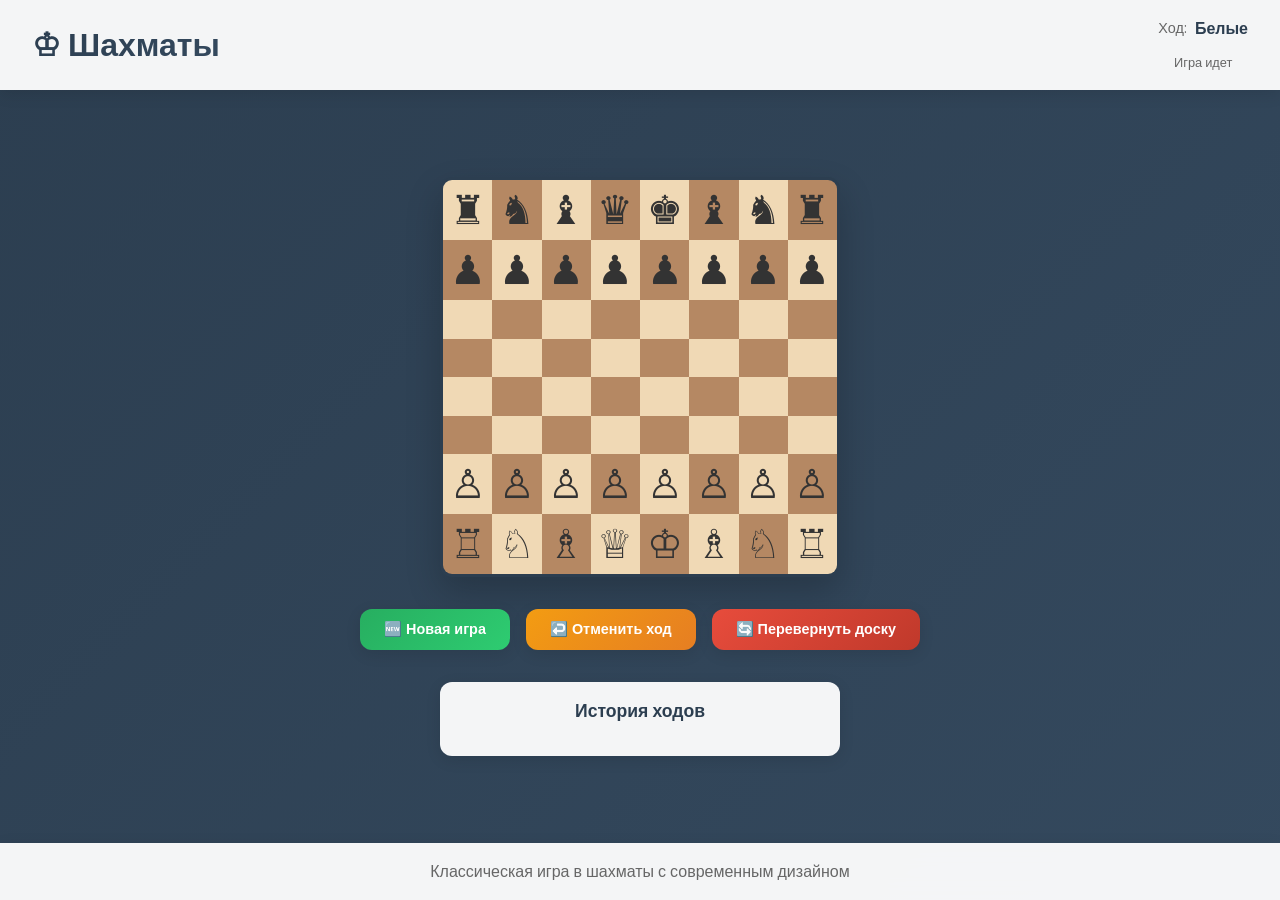
<file: index.html>
<!DOCTYPE html>
<html lang="ru">
<head>
    <meta charset="UTF-8">
    <meta name="viewport" content="width=device-width, initial-scale=1.0">
    <title>Шахматы - Chess Game</title>
    <meta name="description" content="Классическая игра в шахматы с красивым дизайном">
    <meta name="theme-color" content="#2c3e50">
    
    <!-- PWA манифест -->
    <link rel="manifest" href="manifest.json">
    
    <!-- Иконки -->
    <link rel="icon" href="data:image/svg+xml,<svg xmlns='http://www.w3.org/2000/svg' viewBox='0 0 100 100'><text y='.9em' font-size='90'>♔</text></svg>">
    <link rel="apple-touch-icon" href="icon-192.png">
    
    <!-- Стили -->
    <link rel="stylesheet" href="styles.css">
    
    <!-- Шрифты -->
    <link href="https://fonts.googleapis.com/css2?family=Poppins:wght@300;400;500;600;700&display=swap" rel="stylesheet">
</head>
<body>
    <div class="app">
        <header class="header">
            <h1 class="title">♔ Шахматы</h1>
            <div class="header-controls">
                <button id="installBtn" class="install-btn" style="display: none;">
                    📱 Установить приложение
                </button>
                <div class="game-info">
                    <div class="current-player">
                        <span class="player-label">Ход:</span>
                        <span id="currentPlayer" class="player-name">Белые</span>
                    </div>
                    <div class="game-status">
                        <span id="gameStatus" class="status-text">Игра идет</span>
                    </div>
                </div>
            </div>
        </header>

        <main class="main">
            <div class="game-container">
                <div class="chess-board" id="chessBoard">
                    <!-- Шахматная доска будет сгенерирована JavaScript -->
                </div>
                
                <div class="game-controls">
                    <button id="newGameBtn" class="control-btn primary">
                        🆕 Новая игра
                    </button>
                    <button id="undoBtn" class="control-btn secondary">
                        ↩️ Отменить ход
                    </button>
                    <button id="flipBoardBtn" class="control-btn hint">
                        🔄 Перевернуть доску
                    </button>
                </div>

                <div class="move-history">
                    <h3>История ходов</h3>
                    <div id="moveHistory" class="history-list">
                        <!-- История ходов будет добавлена JavaScript -->
                    </div>
                </div>
            </div>

            <div class="game-over-popup" id="gameOverPopup">
                <div class="game-over-content">
                    <h2 id="gameOverTitle">🎉 Игра окончена!</h2>
                    <p id="gameOverMessage">Победитель: <span id="winner"></span></p>
                    <div class="game-over-stats">
                        <div>Ходов: <span id="totalMoves"></span></div>
                        <div>Время: <span id="gameTime"></span></div>
                    </div>
                    <button id="playAgainBtn" class="control-btn primary">
                        Играть снова
                    </button>
                </div>
            </div>
        </main>

        <footer class="footer">
            <p>Классическая игра в шахматы с современным дизайном</p>
        </footer>
    </div>

    <script src="app.js"></script>
</body>
</html>
</file>
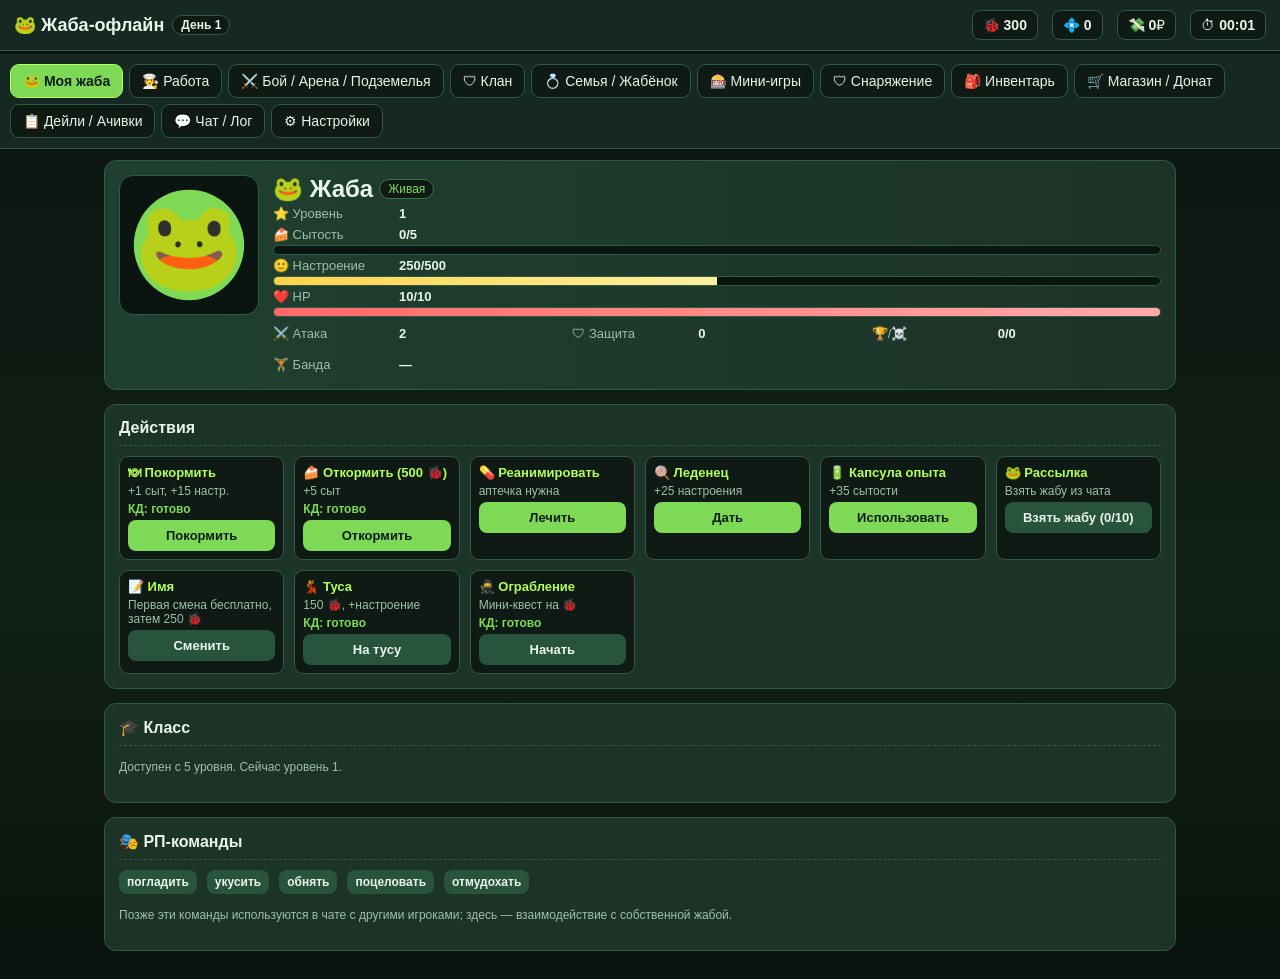
<file: toadgame.html>
<!doctype html>
<html lang="ru">
<head>
<meta charset="utf-8">
<meta name="viewport" content="width=device-width,initial-scale=1,viewport-fit=cover">
<title>🐸 Жаба-офлайн (HTML-версия)</title>
<style>
  :root{
    --bg:#0f1a14;
    --bg2:#152821;
    --panel:#1c3327;
    --panel2:#214030;
    --line:#2e5a44;
    --accent:#7ed957;
    --accent2:#b4ff5a;
    --warn:#ffb648;
    --bad:#ff6868;
    --good:#7ed957;
    --text:#e8f5e9;
    --muted:#9fbfa9;
    --gold:#ffd24a;
    --silver:#cfd7dc;
    --bronze:#d49a5a;
  }
  *{box-sizing:border-box}
  html,body{margin:0;background:linear-gradient(180deg,#0c1410,#102016 60%,#0a130d);color:var(--text);font-family:-apple-system,BlinkMacSystemFont,"Segoe UI",Roboto,Oxygen,Ubuntu,sans-serif;}
  body{min-height:100vh;display:flex;flex-direction:column}
  header{padding:10px 14px;background:var(--bg2);border-bottom:1px solid var(--line);display:flex;align-items:center;gap:12px;flex-wrap:wrap;position:sticky;top:0;z-index:10}
  header h1{font-size:18px;margin:0;display:flex;align-items:center;gap:8px}
  header .balance{margin-left:auto;display:flex;gap:14px;flex-wrap:wrap;font-size:14px}
  header .balance span{background:#0e1a13;padding:6px 10px;border:1px solid var(--line);border-radius:8px}
  nav.tabs{display:flex;flex-wrap:wrap;gap:6px;padding:10px;background:var(--bg2);border-bottom:1px solid var(--line);position:sticky;top:54px;z-index:9}
  nav.tabs button{background:#0e1a13;border:1px solid var(--line);color:var(--text);padding:8px 12px;border-radius:9px;cursor:pointer;font-size:14px}
  nav.tabs button.active{background:var(--accent);color:#0d1d12;border-color:var(--accent2);font-weight:700}
  main{flex:1;padding:14px;max-width:1100px;width:100%;margin:0 auto}
  .panel{background:var(--panel);border:1px solid var(--line);border-radius:12px;padding:14px;margin-bottom:14px}
  .panel h2{margin:0 0 10px;font-size:16px;display:flex;align-items:center;gap:8px;border-bottom:1px dashed var(--line);padding-bottom:8px}
  .panel h3{margin:14px 0 6px;font-size:14px;color:var(--accent2)}
  .row{display:flex;gap:10px;flex-wrap:wrap}
  .col{flex:1 1 240px;min-width:0}
  .btn{background:var(--accent);color:#0d1d12;border:0;border-radius:8px;padding:8px 12px;cursor:pointer;font-weight:600;font-size:13px}
  .btn:hover{background:var(--accent2)}
  .btn:disabled{background:#3a4a40;color:#7a8a80;cursor:not-allowed}
  .btn.alt{background:#28533c;color:var(--text)}
  .btn.alt:hover{background:#316a4c}
  .btn.warn{background:#7a4a1f;color:#ffd9a8}
  .btn.bad{background:#7a2222;color:#ffd0d0}
  .btn.small{padding:5px 8px;font-size:12px}
  .bar{height:10px;background:#0a1410;border:1px solid var(--line);border-radius:6px;overflow:hidden;position:relative}
  .bar > div{height:100%;background:linear-gradient(90deg,var(--accent),var(--accent2));transition:width .25s}
  .bar.hp > div{background:linear-gradient(90deg,#ff6868,#ffaaaa)}
  .bar.mood > div{background:linear-gradient(90deg,#ffd24a,#fff0a0)}
  .stat{display:flex;align-items:center;gap:6px;font-size:13px;padding:3px 0}
  .stat .lbl{color:var(--muted);min-width:120px}
  .stat .val{font-weight:600}
  .pet-card{display:flex;gap:14px;flex-wrap:wrap;align-items:flex-start}
  .pet-photo{width:140px;height:140px;border-radius:14px;background:#0a1410 url("data:image/svg+xml;utf8,<svg xmlns='http://www.w3.org/2000/svg' viewBox='0 0 100 100'><circle cx='50' cy='50' r='40' fill='%237ed957'/><circle cx='35' cy='38' r='9' fill='white'/><circle cx='65' cy='38' r='9' fill='white'/><circle cx='35' cy='38' r='4' fill='black'/><circle cx='65' cy='38' r='4' fill='black'/><path d='M30 60 Q50 80 70 60' stroke='%23114d22' fill='none' stroke-width='4' stroke-linecap='round'/></svg>") center/cover no-repeat;border:1px solid var(--line);flex-shrink:0}
  .pet-info{flex:1 1 240px;min-width:0}
  .grid2{display:grid;grid-template-columns:repeat(auto-fit,minmax(220px,1fr));gap:10px}
  .grid3{display:grid;grid-template-columns:repeat(auto-fit,minmax(160px,1fr));gap:10px}
  .item{background:#0e1a13;border:1px solid var(--line);border-radius:9px;padding:8px;font-size:13px;display:flex;flex-direction:column;gap:4px}
  .item .name{font-weight:600;color:var(--accent2)}
  .item .desc{color:var(--muted);font-size:12px}
  .item .row{margin-top:6px}
  .log{background:#0a1410;border:1px solid var(--line);border-radius:9px;padding:10px;height:240px;overflow-y:auto;font-size:13px;font-family:ui-monospace,monospace;line-height:1.5}
  .log .l{padding:3px 0;border-bottom:1px dashed #1c3327}
  .log .l:last-child{border:0}
  .tag{display:inline-block;padding:1px 7px;border-radius:99px;font-size:11px;border:1px solid var(--line);background:#0e1a13;margin-right:4px}
  .tag.gold{color:var(--gold);border-color:#806010}
  .tag.silver{color:var(--silver);border-color:#445}
  .tag.bronze{color:var(--bronze);border-color:#553}
  .cd{font-size:12px;color:var(--muted)}
  .cd.ready{color:var(--good);font-weight:600}
  .modal{position:fixed;inset:0;background:rgba(0,0,0,.7);display:none;align-items:center;justify-content:center;z-index:100;padding:14px}
  .modal.show{display:flex}
  .modal .box{background:var(--panel);border:1px solid var(--line);border-radius:12px;padding:16px;max-width:560px;width:100%;max-height:90vh;overflow:auto}
  .toast-wrap{position:fixed;top:14px;right:14px;display:flex;flex-direction:column;gap:6px;z-index:200;max-width:90%}
  .toast{background:#1f3a2c;border:1px solid var(--accent);color:#e9ffe0;padding:8px 12px;border-radius:8px;font-size:13px;box-shadow:0 6px 14px rgba(0,0,0,.4);animation:fadein .2s ease}
  @keyframes fadein{from{transform:translateY(-6px);opacity:0}to{transform:none;opacity:1}}
  .frog-emoji{font-size:88px;text-align:center;line-height:140px}
  .inline{display:inline-flex;gap:4px;align-items:center}
  .table{width:100%;border-collapse:collapse;font-size:13px}
  .table th,.table td{padding:5px 6px;border-bottom:1px dashed #2a4a36;text-align:left}
  .pill{display:inline-block;padding:2px 8px;border-radius:99px;background:#0e1a13;border:1px solid var(--line);font-size:12px}
  .pill.good{color:var(--good);border-color:#3a7a40}
  .pill.bad{color:var(--bad);border-color:#7a3a3a}
  .pill.warn{color:var(--warn);border-color:#7a5a2a}
  .pill.gold{color:var(--gold);border-color:#7a5a10}
  .frog-mood{font-size:24px}
  .mini-input{background:#0a1410;border:1px solid var(--line);color:var(--text);padding:6px 8px;border-radius:6px;font-size:13px}
  .equip-slot{display:flex;justify-content:space-between;align-items:center;padding:6px 8px;background:#0e1a13;border:1px solid var(--line);border-radius:8px;margin-bottom:6px;font-size:13px}
  .equip-slot .nm{display:flex;gap:6px;align-items:center}
  .equip-slot .dur{color:var(--muted);font-size:12px}
  .help{color:var(--muted);font-size:12px;line-height:1.5}
  .head-grad{background:linear-gradient(90deg,#1f4030,#1c3327);padding:14px;border-radius:12px;border:1px solid var(--line);margin-bottom:14px}
  .ach-grid{display:grid;grid-template-columns:repeat(auto-fill,minmax(220px,1fr));gap:8px}
  .ach{background:#0e1a13;border:1px solid var(--line);border-radius:9px;padding:8px;font-size:12px;opacity:.55}
  .ach.b{opacity:1;border-color:#a06822}
  .ach.s{opacity:1;border-color:#9aa6ac}
  .ach.g{opacity:1;border-color:#d4af1d;box-shadow:0 0 0 1px #806010 inset}
  .ach .n{font-weight:600}
  .scroll-x{overflow-x:auto}
  @media (max-width:540px){
    header h1{font-size:14px}
    header .balance{font-size:12px}
    nav.tabs button{padding:6px 9px;font-size:12px}
    .pet-photo{width:110px;height:110px}
  }
</style>
</head>
<body>

<header>
  <h1>🐸 Жаба-офлайн <span class="pill" id="dayPill">День 1</span></h1>
  <div class="balance">
    <span title="Букашки">🐞 <b id="hudBugs">0</b></span>
    <span title="Жабогемы">💠 <b id="hudGems">0</b></span>
    <span title="Донат-баланс">💸 <b id="hudRub">0</b>₽</span>
    <span title="Время игры (ускорено)">⏱ <b id="hudClock">00:00</b></span>
  </div>
</header>

<nav class="tabs" id="tabs"></nav>

<main id="view"></main>

<div class="toast-wrap" id="toasts"></div>

<div class="modal" id="modal"><div class="box" id="modalBox"></div></div>

<script>
/* ===================== ЯДРО / СОХРАНЕНИЕ / ВРЕМЯ ===================== */

const TICK_MS = 1000;            // 1 реальная секунда = 1 игровая минута
const SAVE_KEY = "toadgame_v1";

const now = () => Date.now();

// Игровые "часы": все таймеры считаются в игровых минутах
function gameMinutes(){ return Math.floor((now() - S.startedAt)/TICK_MS); }
function fmtCD(targetMin){
  const left = targetMin - gameMinutes();
  if(left<=0) return "готово";
  const h = Math.floor(left/60), m = left%60;
  return (h?h+"ч ":"")+m+"м";
}
function ready(targetMin){ return gameMinutes() >= targetMin; }
function setCD(hours){ return gameMinutes() + Math.round(hours*60); }

const rng = (a,b)=> a + Math.floor(Math.random()*(b-a+1));
const chance = p => Math.random() < p;
const pick = arr => arr[Math.floor(Math.random()*arr.length)];
const clamp = (v,a,b)=> Math.max(a,Math.min(b,v));

/* ===================== ДАННЫЕ ИГРЫ ===================== */

const FROG_EMOJIS = ["🐸","🐸","🐸","🐊","🦎","🐢","🐸","🐸","🐸"];
const GEAR_TYPES = {
  helmet:{ru:"Наголовник",emoji:"🪖",stat:"hp"},
  chest: {ru:"Нагрудник", emoji:"🥋",stat:"hp"},
  boots: {ru:"Налапники", emoji:"🥾",stat:"def"},
  melee: {ru:"Ближний бой",emoji:"🗡",stat:"atk"},
  ranged:{ru:"Дальний бой",emoji:"🏹",stat:"atk"},
  amulet:{ru:"Кулон",      emoji:"📿",stat:"luck"},
};
const GEAR_CRAFTS = [
  // tier 1 — bugs only
  {id:"capleather_helmet",slot:"helmet",name:"Кожаный наголовник",emoji:"🪖",bonus:3,dur:8,cost:{bugs:200},tier:1},
  {id:"capleather_chest", slot:"chest", name:"Кожаный нагрудник", emoji:"🥋",bonus:4,dur:8,cost:{bugs:280},tier:1},
  {id:"capleather_boots", slot:"boots", name:"Кожаные налапники", emoji:"🥾",bonus:2,dur:8,cost:{bugs:180},tier:1},
  {id:"cap_stick", slot:"melee", name:"Палка",emoji:"🗡",bonus:2,dur:8,cost:{bugs:160},tier:1},
  {id:"cap_sling",slot:"ranged",name:"Рогатка",emoji:"🏹",bonus:1,dur:8,cost:{bugs:140},tier:1},
  // tier 2 — herbs
  {id:"alg_helmet",slot:"helmet",name:"Шлем из водорослей",emoji:"🪖",bonus:6,dur:10,cost:{bugs:400,herb:5},tier:2},
  {id:"alg_chest", slot:"chest", name:"Доспех из водорослей",emoji:"🥋",bonus:7,dur:10,cost:{bugs:500,herb:7},tier:2},
  {id:"alg_boots", slot:"boots", name:"Поножи из водорослей",emoji:"🥾",bonus:4,dur:10,cost:{bugs:300,herb:4},tier:2},
  {id:"alg_blade", slot:"melee", name:"Острый камень",emoji:"🗡",bonus:5,dur:10,cost:{bugs:380,gear:3},tier:2},
  {id:"alg_bow",   slot:"ranged",name:"Лук из тростника",emoji:"🏹",bonus:4,dur:10,cost:{bugs:380,gear:3},tier:2},
  // tier 3 — lilies
  {id:"lily_helmet",slot:"helmet",name:"Шлем из кувшинок",emoji:"🪖",bonus:10,dur:12,cost:{bugs:900,lily:4,gear:4},tier:3},
  {id:"lily_chest", slot:"chest", name:"Латы из кувшинок", emoji:"🥋",bonus:12,dur:12,cost:{bugs:1100,lily:6,gear:5},tier:3},
  {id:"lily_boots", slot:"boots", name:"Сапоги из кувшинок",emoji:"🥾",bonus:7,dur:12,cost:{bugs:700,lily:3,gear:3},tier:3},
  {id:"lily_blade", slot:"melee", name:"Лилийный меч",emoji:"🗡",bonus:8,dur:12,cost:{bugs:800,lily:3,gear:5},tier:3},
  {id:"lily_bow",   slot:"ranged",name:"Кувшинковый лук",emoji:"🏹",bonus:7,dur:12,cost:{bugs:800,lily:3,gear:5},tier:3},
  // tier 4 — beaks
  {id:"heron_helmet",slot:"helmet",name:"Шлем из клюва цапли",emoji:"🪖",bonus:16,dur:15,cost:{bugs:1800,beak:3,gear:6},tier:4},
  {id:"heron_chest", slot:"chest", name:"Броня клюва цапли",  emoji:"🥋",bonus:18,dur:15,cost:{bugs:2200,beak:5,gear:7},tier:4},
  {id:"heron_boots", slot:"boots", name:"Налапники цапли",   emoji:"🥾",bonus:11,dur:15,cost:{bugs:1400,beak:3,gear:5},tier:4},
  {id:"heron_blade", slot:"melee", name:"Костяной клинок", emoji:"🗡",bonus:13,dur:15,cost:{bugs:1600,beak:3,gear:6},tier:4},
  {id:"heron_bow",   slot:"ranged",name:"Костяной лук", emoji:"🏹",bonus:12,dur:15,cost:{bugs:1600,beak:3,gear:6},tier:4},
  // event sets — crocoarmor
  {id:"croco_helmet",slot:"helmet",name:"🐊 Кроко-шлем",emoji:"🐊",bonus:14,dur:14,cost:{bugs:1500,herb:8,lily:3},tier:"event",perk:"crocoblock"},
  {id:"croco_chest", slot:"chest", name:"🐊 Кроко-броня",emoji:"🐊",bonus:16,dur:14,cost:{bugs:1900,herb:10,lily:4},tier:"event",perk:"crocoblock"},
  {id:"croco_boots", slot:"boots", name:"🐊 Кроко-лапы",emoji:"🐊",bonus:9, dur:14,cost:{bugs:1200,herb:6,lily:2},tier:"event",perk:"crocoblock"},
];
const AMULETS = [
  {id:"am_gang",  name:"📿 Кулон братвы",  bandMaxBonus:50,  bandDmgBonus:0.10, days:5, cost:{bugs:1200,gear:5}},
  {id:"am_heron", name:"📿 Кулон цапель",  bandMaxBonus:100, bandDmgBonus:0.15, days:7, cost:{bugs:2500,beak:3}},
];
const CLASSES = {
  none:    {name:"—",desc:"Класс не выбран. Доступно с 5 уровня."},
  artisan: {name:"👷 Ремесленник", desc:"+5 защ., −2 ур. в PvP, +20% урона по боссам."},
  assassin:{name:"🦹 Ассасин",     desc:"+10% шанс уклонения, лучше отмычки в ограблении."},
  rogue:   {name:"🧙 Авантюрист",  desc:"+15% урон оружия, банда срабатывает на 2% чаще."},
};
const DUNGEONS = [
  {id:"bronze",name:"🥉 Бронзовое",cost:400,boss:"Насекомозавр",bossHp:60,bossAtk:8,bossDef:3,drops:{herb:.8,lily:.2,gear:1,fill:2}},
  {id:"silver",name:"🥈 Серебряное",cost:600,boss:"Пепе",bossHp:120,bossAtk:14,bossDef:6,drops:{herb:.3,lily:.5,beak:.2,gear:2,fill:3}},
  {id:"gold",  name:"🥇 Золотое",  cost:800,boss:"Шрек",bossHp:200,bossAtk:22,bossDef:10,drops:{lily:.5,beak:.5,gear:3,fill:5}},
  {id:"event", name:"❄️ Ивентовое (зимнее)",cost:450,boss:"Снегожаб",bossHp:90,bossAtk:11,bossDef:5,drops:{snow:1,herb:.5,fill:3}},
];
const DAILIES = [
  {id:"feed3",  txt:"Покорми жабу 3 раза",   need:3, type:"feed",reward:{bugs:200}},
  {id:"work2",  txt:"Сходи на работу 2 раза",need:2, type:"work",reward:{bugs:300}},
  {id:"win3",   txt:"Победи 3 раз в боях",   need:3, type:"win", reward:{bugs:400,gems:1}},
  {id:"arena2", txt:"Соверши 2 атаки на арене",need:2,type:"arena",reward:{bugs:350}},
  {id:"dung1",  txt:"Пройди подземелье",     need:1, type:"dung", reward:{bugs:500,gems:1}},
  {id:"feed1prem",txt:"Откорми жабу",        need:1, type:"force",reward:{bugs:250}},
];
const RP_VERBS = [
  ["погладить","🥰 Жаба ласково мурлычет.",+8],
  ["укусить","😤 Жаба легонько прикусила в ответ.",-3],
  ["обнять","🤗 Жаба обнимает в ответ.",+12],
  ["поцеловать","😘 Жаба смутилась.",+10],
  ["отмудохать","🥊 Жаба возмущена. Не делай так больше.",-18],
];
const CHEST_TYPES = {
  random:    {rub:39, label:"🎲 Случайный сундук"},
  money:     {rub:49, label:"🐞 Денежный сундук"},
  gear:      {rub:49, label:"⚙ Оружейный сундук"},
  mystery:   {rub:49, label:"🙈 Таинственный сундук"},
  fill:      {rub:69, label:"🍰 Сытный сундук"},
};

/* ===================== СТЕЙТ ===================== */

let S;

function defaultState(){
  return {
    startedAt: now(),
    name:"Жаба",
    photo:"🐸",
    level:1,
    fill:0, fillMax:5, fillNext:5,    // сытость = опыт
    mood:250, moodMax:500,
    hp:10, hpMax:10,
    state:"alive", // alive | reanim | dead
    bugs:300,
    gems:0,
    rub:0,
    cls:"none", clsLvl:0,
    classBoughtAt:0,
    achPoints:0,
    achievements:{},     // id -> 1|2|3
    wins:0, losses:0,
    inv:{ medkit:1, candy:1, lolipop:1, expcap:0, snack:2, herb:0, lily:0, beak:0, gear:0, tape:0, map:0, mapPrem:0, beer:0, dragonfly:0, frogling:0, snow:0, jewelbug:0 },
    equip:{}, // slot -> {craftId, durability}
    mods:{},  // slot -> [modId,...]
    band: null, // {type:"gang"|"heron", loyalty:50, maxLoyalty:100}
    amulet:null,// {id, expiresAt(game-min)}
    boost:null, // {id, expiresAt}
    cd:{
      feed:0, force:0, work:0, party:0, robbery:0,
      arenaReg:0, arenaAtk:0, dailyJaba:0, mapCard:0,
      duel:0, race:0, ksp:0, raffle:0, dungeon:0, walk:0,
    },
    workActive:null, // {kind:"basic"|"adv", subkind, doneAt, started}
    spouse:null,     // {name, since(min), gifts, faithful:true/false}
    child:null,      // {name, level, fill, mood, kindergartenStartedAt, gameStartedAt, brawlReadyAt}
    clan:null,       // {name, members:[npc], lvl, exp, points, warAt, league}
    daily:{date:0, log:{}, claimed:{}, streak:0, status:"green"},
    arena:{league:"wood", reg:false, atk:false, regTime:0, wins:0, losses:0, season:0},
    rivalPool:[],
    eventActive:"crocodile",
    log:[],
    settings:{ deleteOld:false, fastBattle:false },
    lastTick: now(),
    history:{ topBugs:0, topLevel:0, championLvl:0, bandName:null },
    quickRegFreeLeft:10,
  };
}

function save(){ try{ localStorage.setItem(SAVE_KEY, JSON.stringify(S)); }catch(e){} }
function load(){
  try{
    const raw = localStorage.getItem(SAVE_KEY);
    if(!raw) return null;
    return JSON.parse(raw);
  }catch(e){ return null }
}
function reset(){
  if(!confirm("Уверен? Это сбросит сохранение.")) return;
  localStorage.removeItem(SAVE_KEY);
  location.reload();
}

/* ===================== УТИЛИТЫ UI ===================== */

function log(t){
  S.log.unshift("["+fmtClock()+"] "+t);
  S.log = S.log.slice(0,200);
}
function fmtClock(){
  const m = gameMinutes();
  const d = Math.floor(m/(24*60));
  const hh = Math.floor((m%(24*60))/60);
  const mm = m%60;
  return (d?"д"+d+" ":"")+String(hh).padStart(2,"0")+":"+String(mm).padStart(2,"0");
}
function toast(msg){
  const t = document.createElement("div");
  t.className = "toast";
  t.textContent = msg;
  document.getElementById("toasts").appendChild(t);
  setTimeout(()=>t.remove(), 3000);
}
function modal(html){
  document.getElementById("modalBox").innerHTML = html;
  document.getElementById("modal").classList.add("show");
}
function closeModal(){ document.getElementById("modal").classList.remove("show"); }
document.getElementById("modal").addEventListener("click", e=>{
  if(e.target.id==="modal") closeModal();
});

/* ===================== БОЕВЫЕ ХАРАКТЕРИСТИКИ ===================== */

function combatStats(actor){
  // actor: S (главная жаба) или фейковый противник
  if(!actor.equip){ // npc
    return {atk:actor.atk, def:actor.def, hp:actor.hp, hpMax:actor.hpMax};
  }
  let atk = Math.floor(actor.level/2)+2; // база
  let def = 0;
  let hpBonus = 0;
  for(const slot in actor.equip){
    const e = actor.equip[slot];
    if(!e || e.durability<=0) continue;
    const meta = GEAR_CRAFTS.find(g=>g.id===e.craftId);
    if(!meta) continue;
    if(meta.slot==="melee"||meta.slot==="ranged") atk += meta.bonus;
    else if(meta.slot==="boots") def += meta.bonus;
    else { hpBonus += meta.bonus; def += Math.floor(meta.bonus/3); }
  }
  // модификаторы
  for(const slot in actor.mods){
    const mods = actor.mods[slot]||[];
    const dmg = mods.filter(m=>m==="dmg").length;
    if(dmg>=3) atk += 10; else if(dmg===2) atk += 8; else if(dmg===1) atk += 5;
    const armor = mods.filter(m=>m==="armor").length;
    if(armor>=3) def += 10; else if(armor===2) def += 7; else if(armor===1) def += 4;
  }
  // класс
  if(actor.cls==="rogue") atk = Math.round(atk*1.15);
  if(actor.cls==="artisan") def += 5;
  // банда (доп.урон считается в активации)
  return {
    atk, def,
    hp: actor.hp,
    hpMax: 10 + Math.floor(actor.level/2) + hpBonus,
  };
}

function makeEnemy(level){
  level = Math.max(1, level + rng(-1, 2));
  const atk = 2 + Math.floor(level/2) + rng(0,3);
  const def = Math.floor(level/3) + rng(0,2);
  const hpMax = 10 + level*2 + rng(0,4);
  return {
    name: pick(["Жабер","Болотик","Квак-квак","Лягуш","Тритоныч","Жабэн","Болотный сосед","Лягвиния","Жабарь","Прыг"])+" #"+rng(10,99),
    level, atk, def, hp:hpMax, hpMax,
    bandChance: chance(0.3) ? (chance(0.3)?0.07:0.06) : 0,
    bandMult: chance(0.4)? 2 : 1,
    photo:pick(FROG_EMOJIS),
  };
}

function attackRound(me, enemy, logArr){
  // одновременно бьём
  const myStats = combatStats(me);
  const enStats = combatStats(enemy);

  let myDmg = rng(Math.floor(myStats.atk/2), myStats.atk);
  let enDmg = rng(Math.floor(enStats.atk/2), enStats.atk);

  // банда
  if(me.band){
    const ch = (me.band.loyalty<30?0.05:me.band.loyalty<80?0.06:0.07) + (me.cls==="rogue"?0.02:0);
    if(chance(ch)){
      const mult = me.band.type==="heron"?2:1;
      myDmg = Math.round(myDmg*(1+mult));
      logArr.push("🏋️ Банда атакует! Урон ×"+(1+mult));
      me.band.loyalty = clamp(me.band.loyalty-2,0,me.band.maxLoyalty||100);
    }
  }
  if(enemy.bandChance && chance(enemy.bandChance)){
    enDmg = Math.round(enDmg*(1+enemy.bandMult));
    logArr.push("🦩 Банда соперника атакует! Урон ×"+(1+enemy.bandMult));
  }

  // ассасин — уклонение
  if(me.cls==="assassin" && chance(0.10)){ enDmg=0; logArr.push("🦹 Ты уклонился!"); }

  // школьное/устрашающее снаряжение — +50% урона оружия 1 ход (упрощено)
  // crocoblock perk
  function blockChance(actor){
    let p=0;
    for(const slot of ["helmet","chest","boots"]){
      const e=actor.equip&&actor.equip[slot];
      if(!e) continue;
      const meta=GEAR_CRAFTS.find(g=>g.id===e.craftId);
      if(meta && meta.perk==="crocoblock") p+=0.0333;
    }
    return p;
  }
  if(blockChance(me)>0 && chance(blockChance(me))){ enDmg=0; logArr.push("🐊 Кроко-броня поглотила удар!"); }

  // защита
  const myAbsorb = rng(0, enStats.def);
  const enAbsorb = rng(0, myStats.def);
  const myTaken = Math.max(0, enDmg - enAbsorb);
  const enTaken = Math.max(0, myDmg - myAbsorb);

  enemy.hp = Math.max(0, enemy.hp - enTaken);
  me.hp    = Math.max(0, me.hp   - myTaken);
  logArr.push(`⚔️ Ты бьёшь на ${enTaken} (удар ${myDmg}, поглощено ${myAbsorb}). Соперник бьёт на ${myTaken} (удар ${enDmg}, поглощено ${enAbsorb}).`);
}

function consumeDurability(){
  for(const slot in S.equip){
    const e = S.equip[slot]; if(!e) continue;
    e.durability = Math.max(0, e.durability-1);
    if(e.durability<=0){
      const meta = GEAR_CRAFTS.find(g=>g.id===e.craftId);
      log("🛠 Сломалось: "+(meta?meta.name:slot));
      toast("Сломалось: "+(meta?meta.name:slot));
    }
  }
}

function runFight(meCopy, enemy){
  const logArr=[];
  let rounds=0;
  while(meCopy.hp>0 && enemy.hp>0 && rounds<20){
    attackRound(meCopy, enemy, logArr);
    rounds++;
  }
  const result = (meCopy.hp>0 && enemy.hp<=0) ? "win" :
                 (meCopy.hp<=0 && enemy.hp>0) ? "lose" :
                 (meCopy.hp<=0 && enemy.hp<=0) ? "draw0":"draw1";
  return {logArr, result, meHp:meCopy.hp, enHp:enemy.hp};
}

function fightAndApply(enemy, opts){
  opts = opts||{};
  // копируем чтобы не менять реальные значения по ходам
  const meCopy = {...S, equip:S.equip, mods:S.mods, band:S.band?{...S.band}:null};
  meCopy.hp = combatStats(S).hpMax;
  const enCopy = {...enemy};
  const r = runFight(meCopy, enCopy);

  // применяем итог
  S.hp = Math.max(0, r.meHp);
  if(r.result==="win"){ S.wins++; }
  else if(r.result==="lose"){ S.losses++; }

  if(r.result==="lose" || r.result==="draw0"){
    S.state = "reanim";
    log("⚠️ Жабка нуждается в реанимации!");
  }

  consumeDurability();
  if(S.band){
    S.band.loyalty = clamp(S.band.loyalty-2, 0, S.band.maxLoyalty||100);
  }
  return r;
}

/* ===================== ОСНОВНЫЕ ДЕЙСТВИЯ ===================== */

function applyXp(amount){
  S.fill += amount;
  while(S.fill >= S.fillNext){
    S.fill -= S.fillNext;
    S.level++;
    S.fillNext = 5 + S.level*2;
    S.hp = combatStats(S).hpMax;
    log("✨ Уровень "+S.level+"!");
    toast("Уровень "+S.level+"!");
    if(S.level>S.history.topLevel) S.history.topLevel = S.level;
  }
  save();
}

function feed(){
  if(S.state==="dead") return toast("Жаба мертва.");
  if(!ready(S.cd.feed)) return toast("Покормить можно через "+fmtCD(S.cd.feed));
  S.cd.feed = setCD(0.5); // 12ч → ~30 минут игровых
  applyXp(1);
  S.mood = clamp(S.mood+15, 0, S.moodMax);
  S.bugs += rng(20,55);
  if(S.state==="reanim" && chance(0.2)){ S.state="alive"; log("💊 Жабка очухалась после кормления."); }
  log("🍽 Покормил жабу: +1 сытость, +15 настроения");
  S.daily.log.feed = (S.daily.log.feed||0)+1;
  checkAchievements();
  save(); render();
}
function force(){
  if(S.state==="dead") return toast("Жаба мертва.");
  if(!ready(S.cd.force)) return toast("Откормить можно через "+fmtCD(S.cd.force));
  if(S.bugs<500) return toast("Нужно 500 букашек.");
  S.bugs -= 500;
  S.cd.force = setCD(0.18); // ~10мин игровых
  applyXp(5);
  if(S.level<50) S.mood = clamp(S.mood+(S.level<30?10:0),0,S.moodMax);
  else S.mood = clamp(S.mood-25,0,S.moodMax);
  log("🍰 Откормил жабу за 500 буках: +5 сытости");
  S.daily.log.force = (S.daily.log.force||0)+1;
  save(); render();
}
function reanimate(){
  if(S.state==="dead") return toast("Жаба мертва. Воскресить можно в магазине.");
  if(S.state!=="reanim") return toast("Жабка в порядке.");
  if(S.inv.medkit<1) return toast("Нет аптечки.");
  S.inv.medkit--;
  S.state="alive";
  S.hp = combatStats(S).hpMax;
  log("💊 Реанимировал жабку.");
  save(); render();
}
function useLolipop(){
  if(S.inv.lolipop<1) return toast("Нет леденца.");
  S.inv.lolipop--;
  S.mood = clamp(S.mood+25,0,S.moodMax);
  log("🍭 Использовал леденец: +25 настроения");
  save(); render();
}
function useCapsule(){
  if(S.inv.expcap<1) return toast("Нет капсулы опыта.");
  S.inv.expcap--;
  applyXp(35);
  log("🔋 Капсула: +35 сытости");
  save(); render();
}

function renameFrog(){
  const n = prompt("Новое имя:", S.name);
  if(!n) return;
  if(S.history.namedOnce && S.bugs<250) return toast("Нужно 250 буках.");
  if(S.history.namedOnce) S.bugs -= 250;
  S.history.namedOnce = true;
  S.name = n.slice(0,18);
  log("📝 Имя: "+S.name);
  save(); render();
}

/* ===================== РАБОТА ===================== */

function workStart(kind){
  if(S.state!=="alive") return toast("Жаба не в форме.");
  if(!ready(S.cd.work)) return toast("Работа доступна через "+fmtCD(S.cd.work));
  if(S.workActive) return toast("Жаба уже работает.");
  S.workActive = {kind:"basic", subkind:kind, doneAt: setCD(0.05), started: gameMinutes()}; // ~3 мин
  log("🧑‍🍳 Отправил на работу: "+kind);
  save(); render();
}
function workFinish(){
  const w = S.workActive;
  if(!w) return toast("Жаба не работает.");
  if(!ready(w.doneAt)) return toast("Работа завершится через "+fmtCD(w.doneAt));
  let report = ["🏁 Работа завершена:"];
  if(w.kind==="basic"){
    if(w.subkind==="canteen"){
      const b = rng(40,90); S.bugs+=b; report.push("+"+b+" букашек");
      if(chance(0.3)){ S.inv.snack++; report.push("+1 🍰"); }
      if(chance(0.1)){ S.inv.medkit++; report.push("+1 💊"); }
    } else if(w.subkind==="croupier"){
      const b = rng(80,210); S.bugs+=b; report.push("+"+b+" букашек");
      if(chance(0.3)){ S.inv.map++; report.push("+1 🗺"); }
      if(chance(0.2)){ S.inv.medkit++; report.push("+1 💊"); }
    } else if(w.subkind==="robber"){
      const b = rng(60,160); S.bugs+=b; report.push("+"+b+" букашек");
      if(chance(0.12) && !S.band){
        S.band = {type:"heron",loyalty:50,maxLoyalty:100};
        report.push("🦩 Тебе сошлась банда цапель!");
      }
      if(chance(0.15)){ S.state="reanim"; report.push("😵 Получил тумаков, нужна реанимация."); }
    }
  } else if(w.kind==="adv"){
    // adventure career: bonus per success
    const subk = w.subkind;
    const successes = rng(5,12);
    const b = rng(120,260); S.bugs+=b; report.push("+"+b+" букашек ("+successes+" успехов)");
    if(subk==="cafeteria"){
      if(chance(0.5)){ S.inv.snack += 2; report.push("+2 🍰"); }
    } else if(subk==="casino"){
      if(chance(0.5)){ S.inv.map++; report.push("+1 🗺"); }
      if(chance(0.3)){ S.inv.medkit++; report.push("+1 💊"); }
    } else if(subk==="bank"){
      if(chance(0.4)){ S.inv.gear++; report.push("+1 ⚙"); }
      if(chance(0.15) && !S.band){ S.band={type:"heron",loyalty:50,maxLoyalty:100}; report.push("🦩 Банда цапель!"); }
    }
  }
  S.workActive = null;
  S.cd.work = setCD(0.13); // ~8 мин (отдых) для теста
  S.daily.log.work = (S.daily.log.work||0)+1;
  log(report.join(" "));
  save(); render();
}
function adventureStart(sub){
  if(S.state!=="alive") return toast("Жаба не в форме.");
  if(!ready(S.cd.walk)) return toast("Поход через "+fmtCD(S.cd.walk));
  if(S.workActive) return toast("Жаба занята.");
  S.workActive = {kind:"adv", subkind:sub, doneAt: setCD(0.08), started: gameMinutes()};
  log("🚶 Поход: "+sub);
  S.cd.walk = setCD(0.13);
  save(); render();
}

/* ===================== АРЕНА ===================== */

function arenaRegister(){
  if(S.state!=="alive") return toast("Не в форме.");
  if(S.arena.reg) return toast("Уже зарегистрирован.");
  if(!ready(S.cd.arenaReg)) return toast("Регистрация через "+fmtCD(S.cd.arenaReg));
  let cost=100;
  if(S.quickRegFreeLeft>0){ cost=0; S.quickRegFreeLeft--; }
  if(S.bugs<cost) return toast("Нужно "+cost+" буках.");
  S.bugs -= cost;
  S.arena.reg = true;
  S.arena.regTime = gameMinutes();
  S.arena.atk = false;
  S.cd.arenaReg = setCD(0.05);
  S.cd.arenaAtk = setCD(0.04);
  log("⚔️ Зарегистрирован на арене (стоимость "+cost+")");
  save(); render();
}
function arenaAttack(){
  if(!S.arena.reg) return toast("Сначала зарегистрируйся.");
  if(S.arena.atk) return toast("Уже атаковал в этом часу.");
  if(S.state!=="alive") return toast("Не в форме.");
  const opp = makeEnemy(S.level);
  const r = fightAndApply(opp);
  S.arena.atk = true;
  let payout=0, msg="";
  if(r.result==="win"){
    payout = rng(120,300);
    S.bugs += payout;
    S.arena.wins++;
    msg = "🏆 Победа на арене! +"+payout+" 🐞";
    if(chance(0.1)) { applyAmulet("am_heron"); msg+=" + 📿 Кулон цапель!"; }
    if(chance(0.4)){ S.inv.map++; msg+=" +1 🗺"; }
  } else if(r.result==="lose"){
    S.arena.losses++;
    msg = "💔 Поражение на арене.";
  } else { msg = "⚖️ Ничья на арене."; }
  log(msg+"\n"+r.logArr.join("\n"));
  S.daily.log.arena = (S.daily.log.arena||0)+1;
  // reset reg in 1 hour or now
  setTimeout(()=>{ S.arena.reg=false; S.arena.atk=false; save(); },50);
  showFightModal("Арена: "+opp.name+" ур."+opp.level, r);
  save();
}

function applyAmulet(id){
  const a = AMULETS.find(x=>x.id===id);
  if(!a) return;
  S.amulet = {id, expiresAt: setCD(a.days*24/24)}; // days→мин, чуть сжато: 24 ч игровых = 24 мин
  log("📿 Кулон активен: "+a.name);
}

/* ===================== ПОДЗЕМЕЛЬЕ ===================== */

function dungeonStart(id){
  const d = DUNGEONS.find(x=>x.id===id);
  if(!d) return;
  if(S.bugs<d.cost) return toast("Нужно "+d.cost+" буках.");
  if(S.state!=="alive") return toast("Не в форме.");
  if(!ready(S.cd.dungeon)) return toast("Подземелье через "+fmtCD(S.cd.dungeon));
  S.bugs -= d.cost;
  S.cd.dungeon = setCD(0.08);
  const boss = {
    name:d.boss, level:S.level+rng(0,3),
    atk:d.bossAtk, def:d.bossDef, hp:d.bossHp, hpMax:d.bossHp,
    photo:"👹", bandChance:0
  };
  const meCopy = {...S, equip:S.equip, mods:S.mods, band:S.band?{...S.band}:null};
  meCopy.hp = combatStats(S).hpMax;
  // ремесленник: больше урона по боссам
  if(S.cls==="artisan") boss.def = Math.max(0,boss.def-2);
  const r = runFight(meCopy, boss);
  S.hp = Math.max(0,r.meHp);
  if(r.result==="win"){
    S.wins++;
    log("🏰 Победа в "+d.name+" над "+d.boss);
    let drops=[];
    for(const k in d.drops){
      const v = d.drops[k];
      if(v<=1 && v>0){
        if(chance(v)){ S.inv[k]=(S.inv[k]||0)+1; drops.push("+1 "+k); }
      } else {
        S.inv[k]=(S.inv[k]||0)+v; drops.push("+"+v+" "+k);
      }
    }
    if(d.id==="event"){ S.inv.snow = (S.inv.snow||0)+rng(1,3); drops.push("+❄️"); }
    log("Награды: "+drops.join(", "));
    S.daily.log.dung = (S.daily.log.dung||0)+1;
    showFightModal("Подземелье: "+d.boss, r, drops);
  } else {
    consumeDurability();
    if(r.result==="lose") S.state="reanim";
    log("☠️ Поражение в "+d.name);
    showFightModal("Подземелье: "+d.boss, r);
  }
  save(); render();
}

/* ===================== КЛАН ===================== */

function clanCreate(){
  const nm = prompt("Имя клана:", "Болотники");
  if(!nm) return;
  if(S.bugs<1500) return toast("Нужно 1500 буках.");
  S.bugs -= 1500;
  S.clan = {
    name: nm.slice(0,20),
    members: [
      {name:"NPC-1 Лягвиния", level:rng(5,15)},
      {name:"NPC-2 Жабарь", level:rng(5,15)},
      {name:"NPC-3 Болотик", level:rng(5,15)},
      {name:"NPC-4 Квак",  level:rng(5,15)},
    ],
    lvl:1, exp:0, points:0, league:"wood", warAt:0, season:0, attacks:0, wins:0
  };
  log("🛡 Создан клан "+nm);
  save(); render();
}

function clanWar(){
  if(!S.clan) return toast("Нет клана.");
  if(S.inv.map<1 && S.inv.mapPrem<1) return toast("Нужна карта болота.");
  if(!ready(S.cd.mapCard)) return toast("Война через "+fmtCD(S.cd.mapCard));
  // расходуем карту
  if(S.inv.map>0) S.inv.map--; else S.inv.mapPrem--;
  // 4 NPC товарищи бьются параллельно, мы делаем свой бой
  const enemyClan = ["Зелёные","Прыгуны","Цапли-крёстные","Болотный синдикат"][rng(0,3)];
  const opp = makeEnemy(S.level+1);
  opp.name = enemyClan+" #"+rng(10,99);
  const r = fightAndApply(opp);
  let teamWins = (r.result==="win"?1:0);
  // npc-результаты
  for(const m of S.clan.members){
    if(chance(0.55)) teamWins++;
  }
  const totalWins = teamWins;
  const totalLoss = 5-totalWins;
  let pts=0;
  if(totalWins>totalLoss){ pts=3; S.clan.wins++; }
  else if(totalWins===totalLoss) pts=1;
  S.clan.points += pts;
  S.clan.attacks++;
  S.clan.exp += 30;
  if(S.clan.exp>=100*S.clan.lvl){ S.clan.exp=0; S.clan.lvl++; log("🛡 Клан повысил уровень → "+S.clan.lvl); }
  log(`⚔️ Война клана: ${totalWins}:${totalLoss} — +${pts} очк.`);
  S.cd.mapCard = setCD(0.13);
  showFightModal("Клановая война", r, [`Счёт: ${totalWins}:${totalLoss}`, `+${pts} клан-очк.`]);
  save();
}

function clanMapWalk(){
  if(!S.clan) return toast("Нет клана.");
  if(!ready(S.cd.mapCard)) return toast("Через "+fmtCD(S.cd.mapCard));
  S.cd.mapCard = setCD(0.13);
  if(chance(0.7)){ S.inv.map++; log("🗺 Принёс карту болота."); }
  else log("🚶 Заблудился, карты нет.");
  save(); render();
}

/* ===================== БРАК / ЖАБЁНОК ===================== */

function marryNPC(){
  if(S.spouse) return toast("Ты уже в браке.");
  if(S.bugs<500) return toast("Нужно 500 буках.");
  const partners = ["Лягушка Маша","Жаб Афоня","Квакушка Лиля","Жабалина","Жаб Ален","Жабьян"];
  const n = prompt("Имя партнёра (NPC):", pick(partners));
  if(!n) return;
  S.bugs -= 500;
  S.spouse = {name:n.slice(0,18), since:gameMinutes(), gifts:0, faithful:chance(0.85), lastRewardAt:gameMinutes()};
  log("💍 Заключён брак с "+n);
  save(); render();
}
function divorce(){
  if(!S.spouse) return toast("Не в браке.");
  if(S.bugs<500) return toast("Нужно 500 буках.");
  S.bugs -= 500;
  if(S.child){ log("💔 Развод. Жабёнок ушёл..."); S.child=null; }
  S.spouse=null;
  save(); render();
}
function brakReward(){
  if(!S.spouse) return toast("Не в браке.");
  if(gameMinutes() - (S.spouse.lastRewardAt||0) < 24*5/24*5) {
    // 5 дней игровых = 5 минут реально
  }
  if(gameMinutes() - (S.spouse.lastRewardAt||0) < 5){ return toast("Ещё рано."); }
  S.spouse.lastRewardAt = gameMinutes();
  S.inv.lolipop += 3;
  applyXp(5);
  log("🎁 Брак-вознаграждение: +3 🍭, +5 сытости");
  save(); render();
}
function checkFaith(){
  if(!S.spouse) return toast("Не в браке.");
  modal(`<h3>🔎 Проверка верности</h3>
    <p>${S.spouse.faithful ? "✨ Партнёр верен тебе." : "💥 Партнёр гулял в другом чате! Сюрприз."}</p>
    <button class="btn" onclick="closeModal()">Ок</button>`);
}
function adoptChild(){
  if(!S.spouse) return toast("Нужен брак.");
  if(gameMinutes() - S.spouse.since < 11){ return toast("Брак должен длиться 11 минут игровых."); }
  if(S.child) return toast("Уже есть жабёнок.");
  S.child = {name:"Жабёнок", level:1, fill:0, fillMax:5, mood:30, kg:null, brawlReadyAt:0, mood_emoji:"😐"};
  log("👶 Взял жабёнка");
  save(); render();
}
function feedChild(){
  if(!S.child) return;
  if(S.bugs<75) return toast("Нужно 75 буках.");
  S.bugs-=75;
  S.child.fill++;
  if(S.child.fill>=S.child.fillMax){ S.child.fill=0; S.child.level++; S.child.fillMax+=2; log("👶 Жабёнок повысил уровень → "+S.child.level); }
  save(); render();
}
function kindergarten(){
  if(!S.child) return;
  if(S.child.kg) return toast("Уже в саду.");
  S.child.kg = {start: gameMinutes(), done: setCD(0.10)};
  log("🏡 Жабёнок в детсаду.");
  save(); render();
}
function pickupChild(){
  if(!S.child||!S.child.kg) return;
  if(!ready(S.child.kg.done)) return toast("Готов через "+fmtCD(S.child.kg.done));
  S.child.kg=null;
  applyXp(2);
  S.bugs += 50;
  S.child.brawlReadyAt = setCD(0.04);
  log("🏡 Забрал жабёнка: +2 сыт, +50 🐞");
  save(); render();
}
function childBrawl(){
  if(!S.child) return;
  if(!ready(S.child.brawlReadyAt)) return toast("Махач через "+fmtCD(S.child.brawlReadyAt));
  const win = chance(0.5 + S.child.level*0.03);
  if(win){
    S.boost = {id:"plevok", expiresAt:setCD(0.4)};
    applyXp(3);
    log("🥊 Жабёнок победил в махаче. Бафф «Плевок жабёнка» 24ч!");
  } else {
    S.mood = clamp(S.mood-10,0,S.moodMax);
    log("🥊 Жабёнок проиграл махач.");
  }
  S.child.brawlReadyAt = setCD(0.4);
  save(); render();
}

/* ===================== МИНИ-ИГРЫ ===================== */

function roulette(amount, color){
  amount = parseInt(amount)||0;
  if(amount<10) return toast("Мин. ставка 10.");
  if(S.bugs<amount) return toast("Не хватает.");
  S.bugs -= amount;
  const roll = Math.random();
  let result, mult=0;
  if(roll<0.05){ result="green"; mult=14; }
  else if(roll<0.525){ result="red"; mult = color==="red"?1.5:0; }
  else { result="black"; mult = color==="black"?1.5:0; }
  if(color==="green" && result==="green") mult=14;
  const win = Math.floor(amount*mult);
  S.bugs += win;
  log(`🎰 Рулетка ${color}→${result}: ${win>0?"+":""}${win-amount} буках`);
  toast(`Выпало ${result}. ${win>0?"+"+win:"проигрыш"}`);
  save(); render();
}
function ksp(stake){
  stake = parseInt(stake)||0;
  if(stake<10) return toast("Мин. ставка 10.");
  if(S.bugs<stake) return toast("Не хватает.");
  const my = prompt("Камень (1), ножницы (2), бумага (3)?","1");
  if(!["1","2","3"].includes(my)) return;
  const npc = rng(1,3);
  let res;
  if(+my===npc) res="draw";
  else if((my==="1"&&npc===2)||(my==="2"&&npc===3)||(my==="3"&&npc===1)) res="win";
  else res="lose";
  if(res==="win"){ const w = Math.round(stake*0.9); S.bugs+=w; log("✊ КМН: победа +"+w); }
  else if(res==="lose"){ S.bugs-=stake; log("✊ КМН: поражение -"+stake); }
  else log("✊ КМН: ничья");
  save(); render();
}
function race(stake){
  stake = parseInt(stake)||0;
  if(stake<10) return toast("Мин. ставка 10.");
  if(S.bugs<stake) return toast("Не хватает.");
  S.bugs-=stake;
  const beerBonus = S.inv.beer>0 ? 0.5 : 0;
  const win = chance(0.34 + beerBonus*0.4); // 0.34 без пивас, ~0.54 с
  if(win){
    const w = Math.round(stake*4*0.85);
    S.bugs+=w;
    log("🏁 Гонка: победа +"+w);
  } else log("🏁 Гонка: проигрыш -"+stake);
  save(); render();
}
function party(){
  if(!ready(S.cd.party)) return toast("Туса через "+fmtCD(S.cd.party));
  const cost = S.band?250:150;
  if(S.bugs<cost) return toast("Нужно "+cost+" буках.");
  S.bugs-=cost;
  S.cd.party = setCD(2); // раз в "сутки"
  const otherFrogs = rng(2,6);
  S.mood = clamp(S.mood + 5*otherFrogs, 0, S.moodMax);
  applyXp(3);
  if(S.band) S.band.loyalty = clamp(S.band.loyalty+10,0,S.band.maxLoyalty||100);
  log("💃 Туса: +"+(5*otherFrogs)+" настроения, +3 сыт.");
  save(); render();
}

function robbery(){
  if(!ready(S.cd.robbery)) return toast("Ограбление через "+fmtCD(S.cd.robbery));
  S.cd.robbery = setCD(0.3);
  // мини-квест: 3 задания
  const tasks = [
    {q:"Какое число задумано: 4729?",a:["4729","4192","4279"],right:0},
    {q:"Какой провод резать?",a:["Красный","Синий","Зелёный"],right:rng(0,2)},
    {q:"Куда вставить отмычку?",a:["В верхнюю скважину","В нижнюю","В боковую"],right:rng(0,2)},
  ];
  let html = "<h3>🥷 Ограбление столовой</h3>";
  tasks.forEach((t,i)=>{
    html += "<p>"+t.q+"</p><div>";
    t.a.forEach((opt,j)=>{ html += `<button class="btn alt small" data-i="${i}" data-j="${j}">${opt}</button> `;});
    html += `<span id="rr${i}"></span></div>`;
  });
  html += `<p><button class="btn" id="rrFin">Завершить</button> <button class="btn alt" onclick="closeModal()">Выйти</button></p>`;
  modal(html);
  const picks = [null,null,null];
  document.querySelectorAll("#modalBox [data-i]").forEach(b=>{
    b.onclick = ()=>{
      const i = +b.dataset.i, j=+b.dataset.j;
      picks[i]=j;
      document.getElementById("rr"+i).textContent = "выбрано: "+b.textContent;
    };
  });
  document.getElementById("rrFin").onclick = ()=>{
    let s = 0;
    for(let i=0;i<3;i++) if(picks[i]===tasks[i].right) s++;
    // ассасин — улучшение отмычки
    if(S.cls==="assassin" && s===2) s = 3;
    let report=`Решено ${s}/3.`;
    if(s>=2){
      const b = rng(200,360); S.bugs+=b;
      const fil = rng(2,9); applyXp(Math.min(2,fil));
      report += " +"+b+" 🐞";
      if(chance(0.3)){ S.inv.herb++; report+=" +1 🌿"; }
    } else {
      report += " Провал!";
      S.state="reanim";
    }
    log("🥷 Ограбление: "+report);
    closeModal(); save(); render();
  };
}

/* ===================== ДУЭЛЬ / NPC ===================== */

function duel(){
  if(!ready(S.cd.duel)) return toast("Дуэль через "+fmtCD(S.cd.duel));
  if(S.state!=="alive") return toast("Не в форме.");
  S.cd.duel = setCD(0.07);
  const opp = makeEnemy(S.level);
  const r = fightAndApply(opp);
  if(r.result==="win"){
    S.bugs += 50;
    S.mood = clamp(S.mood+15,0,S.moodMax);
    log("🥊 Дуэль выиграна: +50 🐞, +15 настроения");
    S.daily.log.win = (S.daily.log.win||0)+1;
  } else if(r.result==="lose") log("🥊 Дуэль проиграна.");
  else log("🥊 Дуэль: ничья.");
  showFightModal("Дуэль: "+opp.name, r);
  save();
}

function showFightModal(title, r, extras){
  let html = `<h3>${title}</h3><div style="font-size:13px;font-family:monospace;background:#0a1410;padding:8px;border:1px solid var(--line);border-radius:8px;max-height:220px;overflow:auto">${r.logArr.map(x=>"• "+x).join("<br>")}</div>`;
  html += `<p>Результат: <b>${ {win:"🏆 Победа",lose:"💔 Поражение",draw0:"⚖️ Ничья (0:0)",draw1:"⚖️ Ничья"}[r.result] }</b></p>`;
  if(extras) html += `<p>${extras.join("<br>")}</p>`;
  html += `<button class="btn" onclick="closeModal()">Ок</button>`;
  modal(html);
}

/* ===================== СНАРЯЖЕНИЕ / КРАФТ ===================== */

function craft(id){
  const c = GEAR_CRAFTS.find(g=>g.id===id);
  if(!c) return;
  for(const k in c.cost){
    if((k==="bugs"?S.bugs:(S.inv[k]||0)) < c.cost[k]){
      return toast("Не хватает "+k);
    }
  }
  for(const k in c.cost){
    if(k==="bugs") S.bugs -= c.cost[k];
    else S.inv[k] -= c.cost[k];
  }
  S.equip[c.slot] = {craftId:c.id, durability:c.dur};
  log("🔨 Скрафтил: "+c.name);
  save(); render();
}
function repair(slot){
  const e = S.equip[slot]; if(!e) return;
  const meta = GEAR_CRAFTS.find(g=>g.id===e.craftId);
  if(!meta) return;
  if(e.durability<=0) return toast("Сломано окончательно.");
  const cost = Math.max(20, meta.cost.bugs*0.1)|0;
  if(S.bugs<cost) return toast("Нужно "+cost+" буках.");
  S.bugs -= cost;
  e.durability = Math.min(meta.dur, e.durability+3);
  log("🛠 Починил "+meta.name+" за "+cost+" 🐞");
  save(); render();
}
function applyMod(slot, mod){
  if(S.gems<1) return toast("Нет жабогемов.");
  S.mods[slot] = S.mods[slot]||[];
  if(S.mods[slot].length>=3) return toast("Уже 3 модификатора.");
  S.gems--;
  S.mods[slot].push(mod);
  log("💠 Модификатор "+mod+" → "+slot);
  save(); render();
}

/* ===================== МАГАЗИН ===================== */

function buyChest(id){
  const c = CHEST_TYPES[id];
  if(!c) return;
  if(S.rub<c.rub) return toast("Не хватает донат-баланса. Пополни.");
  S.rub -= c.rub;
  let realId = id;
  if(id==="random") realId = pick(["money","gear","mystery","fill"]);
  const reward = openChest(realId);
  log("📦 Открыл "+CHEST_TYPES[realId].label+": "+reward.join(", "));
  save(); render();
}
function openChest(id){
  const out=[];
  if(id==="money"){
    const b = rng(1000,2500); S.bugs+=b; out.push("+"+b+" 🐞");
  } else if(id==="gear"){
    const a=rng(2,5),b=rng(2,5),c=rng(1,3),d=rng(0,3),e=rng(1,3);
    S.inv.gear+=a; S.inv.herb+=b; S.inv.lily+=c; S.inv.beak+=d; S.gems+=e;
    out.push("+"+a+" ⚙",+b+" 🌿",+c+" 🥬",+d+" 🦴",+e+" 💠");
  } else if(id==="mystery"){
    const r = rng(0,3);
    if(r===0){ S.inv.map+=rng(1,3); out.push("+карты"); }
    else if(r===1){ const b=rng(500,2500); S.bugs+=b; out.push("+"+b+" 🐞"); }
    else if(r===2){ S.inv.tape++; out.push("+🧿"); }
    else { S.inv.expcap++; out.push("+🔋"); }
  } else if(id==="fill"){
    const f = rng(3,12);
    applyXp(f); out.push("+"+f+" сытости");
  }
  return out;
}
function buyPrem(item){
  if(item==="beer"){
    if(S.bugs<750) return toast("Нужно 750.");
    if(S.inv.beer>0) return toast("Уже куплено.");
    S.bugs-=750; S.inv.beer=1; log("🍺 Купил пивас.");
  } else if(item==="dragonfly"){
    if(S.bugs<2000) return toast("Нужно 2000.");
    if(S.inv.dragonfly>0) return toast("Уже куплено.");
    S.bugs-=2000; S.inv.dragonfly=1; log("🦟 Купил стрекозюлю удачи (+10% букашек).");
  } else if(item==="medkit"){
    if(S.bugs<300) return toast("Нужно 300.");
    S.bugs-=300; S.inv.medkit++; log("💊 Купил аптечку.");
  } else if(item==="lolipop"){
    if(S.bugs<300) return toast("Нужно 300.");
    S.bugs-=300; S.inv.lolipop++; log("🍭 Купил леденец.");
  } else if(item==="map"){
    if(S.rub<20) return toast("Нужно 20₽.");
    S.rub-=20; S.inv.mapPrem++; log("🗺 Купил несгораемую карту.");
  }
  save(); render();
}
function donate(amount){
  S.rub += amount;
  log("💸 Пополнен донат-баланс на "+amount+"₽");
  save(); render();
}
function rubToBugs(rub){
  rub = parseInt(rub)||0;
  if(S.rub<rub) return toast("Не хватает донат-баланса.");
  S.rub -= rub;
  S.bugs += rub*35;
  log("💱 "+rub+"₽ → "+(rub*35)+" 🐞");
  save(); render();
}
function buyPrime(){
  if(S.rub<89) return toast("Нужно 89₽.");
  if(S.history.prime) return toast("Уже Prime.");
  S.rub-=89; S.history.prime=true;
  log("👑 Куплен Prime!");
  save(); render();
}
function resurrect(){
  if(S.state!=="dead") return toast("Жабка жива.");
  if(S.rub<100) return toast("Нужно 100₽.");
  S.rub-=100; S.state="alive"; S.hp=combatStats(S).hpMax;
  log("✨ Жабка воскрешена.");
  save(); render();
}

/* ===================== АЧИВКИ ===================== */

const ACH_DEFS = [
  {id:"feeder",   name:"🍽 Кормилец",   tiers:[10,50,200], type:"feed"},
  {id:"warrior",  name:"⚔️ Воин",      tiers:[5,30,100],  type:"wins"},
  {id:"rich",     name:"💰 Магнат",    tiers:[500,5000,50000], type:"bugs"},
  {id:"leveler",  name:"⭐ Прокачка", tiers:[5,15,30],   type:"level"},
  {id:"clanboss", name:"🛡 Лидер",     tiers:[1,5,15],   type:"clanWins"},
  {id:"champion", name:"🥇 Чемпион",   tiers:[1,2,3],     type:"champion"},
];
function checkAchievements(){
  for(const a of ACH_DEFS){
    let v=0;
    if(a.type==="feed") v=S.daily.log._allFeed = (S.daily.log._allFeed||0);
    else if(a.type==="wins") v=S.wins;
    else if(a.type==="bugs") v=Math.max(S.bugs, S.history.topBugs||0);
    else if(a.type==="level") v=S.level;
    else if(a.type==="clanWins") v=S.clan?S.clan.wins:0;
    else if(a.type==="champion") v=S.history.championLvl||0;
    let tier=0;
    for(let i=0;i<3;i++) if(v>=a.tiers[i]) tier=i+1;
    if(tier > (S.achievements[a.id]||0)){
      S.achievements[a.id]=tier;
      log("🏅 Получена ачивка "+a.name+" "+["бронза","серебро","золото"][tier-1]);
      if(tier===3){ S.inv.expcap++; log("🔋 +1 капсула опыта"); }
    }
  }
  if(S.bugs>S.history.topBugs) S.history.topBugs = S.bugs;
}

/* ===================== ДЕЙЛИКИ ===================== */

function rolloverDaily(){
  const day = Math.floor(gameMinutes()/120); // "сутки" = 2 минуты игровых = 120 игровых минут? нет.
  // Упростим: каждые 240 игровых минут (≈ 4 реальных) — новый день
  const realDay = Math.floor(gameMinutes()/240);
  if(S.daily.date!==realDay){
    if(S.daily.date!==0){
      // оценим вчерашний прогресс
      let allDone = true;
      for(const d of DAILIES){
        const v = S.daily.log[d.type]||0;
        if(v<d.need){ allDone=false; break; }
      }
      if(allDone){
        S.daily.streak++;
        if(S.daily.streak>=14) S.daily.status="gold";
        else if(S.daily.streak>=7) S.daily.status="silver";
        else if(S.daily.streak>=3) S.daily.status="bronze";
        else S.daily.status="green";
      } else { S.daily.streak=0; S.daily.status="green"; }
    }
    S.daily.date = realDay;
    S.daily.log = {_allFeed: S.daily.log._allFeed||0};
    S.daily.claimed = {};
    log("🗓 Новый день. Дейлики обновлены.");
  }
}

function claimDaily(id){
  const d = DAILIES.find(x=>x.id===id);
  if(!d) return;
  if(S.daily.claimed[id]) return toast("Уже забрано.");
  const v = S.daily.log[d.type]||0;
  if(v<d.need) return toast("Условие не выполнено.");
  S.daily.claimed[id]=1;
  for(const k in d.reward){
    if(k==="bugs") S.bugs+=d.reward[k];
    else if(k==="gems") S.gems = clamp(S.gems+d.reward[k],0,50);
    else S.inv[k]=(S.inv[k]||0)+d.reward[k];
  }
  if(S.daily.status==="silver") S.inv.map++;
  if(S.daily.status==="gold") S.inv.tape++;
  if(S.daily.status==="bronze") S.gems = clamp(S.gems+1,0,50);
  log("🎁 Дейли: "+d.txt);
  save(); render();
}

/* ===================== ТИК ===================== */

function tick(){
  // настроение медленно падает
  if(S.state!=="dead"){
    if(gameMinutes()%5===0) S.mood = clamp(S.mood-1,0,S.moodMax);
  }
  // долго не кормили — смерть (30 дней игровых = 30*24 минут)
  // В тестовой версии — если 60 игровых минут без кормления, жаба погибает
  // (имитация 30 дней реального бота, ускоренная)
  // ... пропускаем суровость для теста
  rolloverDaily();
  // авто-сброс арена-регистрации каждые "час" (60 игровых минут)
  if(gameMinutes()%60===0){
    S.arena.reg = false;
    S.arena.atk = false;
  }
  // классы — пассивный апгрейд через таймеры
  if(S.cls!=="none" && S.classBoughtAt && S.clsLvl===1 && gameMinutes()-S.classBoughtAt > 60){
    // можно прокачать
  }
  save();
  renderHud();
}

/* ===================== КЛАССЫ ===================== */

function pickClass(c){
  if(S.level<5) return toast("Нужен 5+ уровень.");
  if(S.cls!=="none") return toast("Класс уже выбран. Смени в магазине.");
  if(S.bugs<1000) return toast("Нужно 1000 буках.");
  S.bugs -= 1000;
  S.cls = c;
  S.clsLvl = 1;
  S.classBoughtAt = gameMinutes();
  log("🎓 Класс: "+CLASSES[c].name);
  save(); render();
}
function classUp(){
  if(S.cls==="none") return;
  if(S.clsLvl===1){
    if(S.bugs<7500) return toast("Нужно 7500 буках.");
    if(gameMinutes()-S.classBoughtAt < 30) return toast("Подожди.");
    S.bugs -= 7500; S.clsLvl=2; S.classBoughtAt=gameMinutes();
    log("🎓 Класс прокачан до 2");
  } else if(S.clsLvl===2){
    if(S.bugs<10000) return toast("Нужно 10000 буках.");
    if(gameMinutes()-S.classBoughtAt < 45) return toast("Подожди.");
    S.bugs -= 10000; S.clsLvl=3; log("🎓 Класс прокачан до 3 (макс)");
  }
  save(); render();
}
function changeClass(reset){
  if(reset){
    if(S.bugs<5000) return toast("5000 буках.");
    S.bugs-=5000; S.cls="none"; S.clsLvl=0; log("Класс сброшен.");
  } else {
    if(S.bugs<20000) return toast("20000 буках.");
    S.bugs-=20000; S.cls="none"; log("Класс снят (уровень сохранён).");
  }
  save(); render();
}

/* ===================== RP-команды ===================== */

function rp(verb){
  const v = RP_VERBS.find(x=>x[0]===verb);
  if(!v) return;
  S.mood = clamp(S.mood + v[2], 0, S.moodMax);
  log(v[1]);
  save(); render();
}

/* ===================== СОБРАТЬ БАНДУ ===================== */

function takeFrog(){
  S.inv.frogling = (S.inv.frogling||0)+1;
  log("🐸 Поймал жабульку с рассылки. ("+S.inv.frogling+"/10)");
  if(S.inv.frogling>=10){
    S.inv.frogling -= 10;
    if(!S.band){
      S.band = {type:"gang", loyalty:50, maxLoyalty:100};
      log("🏋️ Собрана Лягушачья братва!");
    } else log("🐸 +1 банда уже была.");
  }
  save(); render();
}
function feedBand(){
  if(!S.band) return toast("Нет банды.");
  if(S.inv.lolipop<1) return toast("Нет леденца.");
  S.inv.lolipop--;
  S.band.loyalty = clamp(S.band.loyalty+10, 0, S.band.maxLoyalty||100);
  log("🏋️ Банда довольна: +10 верности");
  save(); render();
}

/* ===================== TOP / СОРЕВНОВАНИЯ ===================== */

function getTopBoard(){
  // случайные NPC + игрок
  const pool = [];
  for(let i=0;i<9;i++){
    pool.push({name:pick(["Барсук","Шрек","Тритон","Кваквон","Жабэн","Лиля","Пепе","Лягуш","Прыг","Гермиона"])+" #"+rng(10,99), wins:rng(5,80), level:rng(5,40)});
  }
  pool.push({name:"⭐ "+S.name+" (ты)", wins:S.wins+rng(0,2), level:S.level});
  pool.sort((a,b)=>b.wins-a.wins);
  return pool.slice(0,10);
}

/* ===================== РЕНДЕР ===================== */

const TABS = [
  {id:"pet",   label:"🐸 Моя жаба"},
  {id:"work",  label:"🧑‍🍳 Работа"},
  {id:"fight", label:"⚔️ Бой / Арена / Подземелья"},
  {id:"clan",  label:"🛡 Клан"},
  {id:"family",label:"💍 Семья / Жабёнок"},
  {id:"games", label:"🎰 Мини-игры"},
  {id:"gear",  label:"🛡 Снаряжение"},
  {id:"inv",   label:"🎒 Инвентарь"},
  {id:"shop",  label:"🛒 Магазин / Донат"},
  {id:"daily", label:"📋 Дейли / Ачивки"},
  {id:"chat",  label:"💬 Чат / Лог"},
  {id:"sets",  label:"⚙ Настройки"},
];
let currentTab = "pet";

function renderTabs(){
  const c = document.getElementById("tabs");
  c.innerHTML = TABS.map(t=>`<button class="${t.id===currentTab?"active":""}" data-tab="${t.id}">${t.label}</button>`).join("");
  c.querySelectorAll("button").forEach(b=> b.onclick = ()=>{ currentTab=b.dataset.tab; render(); });
}

function renderHud(){
  document.getElementById("hudBugs").textContent = S.bugs;
  document.getElementById("hudGems").textContent = S.gems;
  document.getElementById("hudRub").textContent = S.rub;
  document.getElementById("hudClock").textContent = fmtClock();
  document.getElementById("dayPill").textContent = "День "+(Math.floor(gameMinutes()/240)+1);
}

function bar(v,m, cls){
  return `<div class="bar ${cls||""}"><div style="width:${clamp(v*100/m,0,100)}%"></div></div>`;
}

function petCardHtml(){
  const cs = combatStats(S);
  let moodEmoji="😐";
  if(S.mood>=450) moodEmoji="🤩";
  else if(S.mood>=350) moodEmoji="😋";
  else if(S.mood>=200) moodEmoji="🙂";
  else if(S.mood>=100) moodEmoji="😐";
  else if(S.mood>=50) moodEmoji="😢";
  else moodEmoji="😡";
  return `
    <div class="pet-card">
      <div class="pet-photo"><div class="frog-emoji">${S.photo||"🐸"}</div></div>
      <div class="pet-info">
        <div style="display:flex;gap:6px;align-items:center;flex-wrap:wrap">
          <h2 style="margin:0;border:0;padding:0">🐸 ${S.name}</h2>
          <span class="pill ${S.state==="alive"?"good":S.state==="reanim"?"warn":"bad"}">${S.state==="alive"?"Живая":S.state==="reanim"?"Нужна реанимация":"Мёртвая"}</span>
          ${S.history.prime?'<span class="pill gold">👑 Prime</span>':""}
          ${S.cls!=="none"?`<span class="pill">${CLASSES[S.cls].name} ${S.clsLvl||0}</span>`:""}
        </div>
        <div class="stat"><span class="lbl">⭐ Уровень</span> <span class="val">${S.level}</span></div>
        <div class="stat"><span class="lbl">🍰 Сытость</span> <span class="val">${S.fill}/${S.fillNext}</span></div>${bar(S.fill,S.fillNext)}
        <div class="stat"><span class="lbl">${moodEmoji} Настроение</span> <span class="val">${S.mood}/${S.moodMax}</span></div>${bar(S.mood,S.moodMax,"mood")}
        <div class="stat"><span class="lbl">❤️ HP</span> <span class="val">${S.hp}/${cs.hpMax}</span></div>${bar(S.hp,cs.hpMax,"hp")}
        <div class="row" style="margin-top:6px">
          <div class="col"><div class="stat"><span class="lbl">⚔️ Атака</span><span class="val">${cs.atk}</span></div></div>
          <div class="col"><div class="stat"><span class="lbl">🛡 Защита</span><span class="val">${cs.def}</span></div></div>
          <div class="col"><div class="stat"><span class="lbl">🏆/☠️</span><span class="val">${S.wins}/${S.losses}</span></div></div>
          <div class="col"><div class="stat"><span class="lbl">🏋️ Банда</span><span class="val">${S.band?(S.band.type==="heron"?"🦩 цапли":"🐸 братва")+" "+S.band.loyalty:"—"}</span></div></div>
        </div>
      </div>
    </div>`;
}

function actionsBlock(){
  return `<div class="panel">
    <h2>Действия</h2>
    <div class="grid3">
      <div class="item"><div class="name">🍽 Покормить</div><div class="desc">+1 сыт, +15 настр.</div>
        <div class="cd ${ready(S.cd.feed)?"ready":""}">КД: ${fmtCD(S.cd.feed)}</div>
        <button class="btn" onclick="feed()" ${ready(S.cd.feed)?"":"disabled"}>Покормить</button></div>
      <div class="item"><div class="name">🍰 Откормить (500 🐞)</div><div class="desc">+5 сыт</div>
        <div class="cd ${ready(S.cd.force)?"ready":""}">КД: ${fmtCD(S.cd.force)}</div>
        <button class="btn" onclick="force()" ${ready(S.cd.force)?"":"disabled"}>Откормить</button></div>
      <div class="item"><div class="name">💊 Реанимировать</div><div class="desc">аптечка нужна</div>
        <button class="btn" onclick="reanimate()">Лечить</button></div>
      <div class="item"><div class="name">🍭 Леденец</div><div class="desc">+25 настроения</div>
        <button class="btn" onclick="useLolipop()">Дать</button></div>
      <div class="item"><div class="name">🔋 Капсула опыта</div><div class="desc">+35 сытости</div>
        <button class="btn" onclick="useCapsule()">Использовать</button></div>
      <div class="item"><div class="name">🐸 Рассылка</div><div class="desc">Взять жабу из чата</div>
        <button class="btn alt" onclick="takeFrog()">Взять жабу (${S.inv.frogling||0}/10)</button></div>
      <div class="item"><div class="name">📝 Имя</div><div class="desc">Первая смена бесплатно, затем 250 🐞</div>
        <button class="btn alt" onclick="renameFrog()">Сменить</button></div>
      <div class="item"><div class="name">💃 Туса</div><div class="desc">${S.band?"250":"150"} 🐞, +настроение</div>
        <div class="cd ${ready(S.cd.party)?"ready":""}">КД: ${fmtCD(S.cd.party)}</div>
        <button class="btn alt" onclick="party()" ${ready(S.cd.party)?"":"disabled"}>На тусу</button></div>
      <div class="item"><div class="name">🥷 Ограбление</div><div class="desc">Мини-квест на 🐞</div>
        <div class="cd ${ready(S.cd.robbery)?"ready":""}">КД: ${fmtCD(S.cd.robbery)}</div>
        <button class="btn alt" onclick="robbery()" ${ready(S.cd.robbery)?"":"disabled"}>Начать</button></div>
    </div>
  </div>`;
}

function rpBlock(){
  return `<div class="panel"><h2>🎭 РП-команды</h2>
    <div class="row">
      ${RP_VERBS.map(v=>`<button class="btn small alt" onclick="rp('${v[0]}')">${v[0]}</button>`).join("")}
    </div>
    <p class="help">Позже эти команды используются в чате с другими игроками; здесь — взаимодействие с собственной жабой.</p>
  </div>`;
}

function classBlock(){
  if(S.level<5) return `<div class="panel"><h2>🎓 Класс</h2><p class="help">Доступен с 5 уровня. Сейчас уровень ${S.level}.</p></div>`;
  return `<div class="panel"><h2>🎓 Класс</h2>
    <p>Текущий: <b>${CLASSES[S.cls].name}</b> ${S.clsLvl?("ур."+S.clsLvl):""}</p>
    ${S.cls==="none"?`<div class="grid3">
      ${Object.entries(CLASSES).filter(([k])=>k!=="none").map(([k,c])=>
        `<div class="item"><div class="name">${c.name}</div><div class="desc">${c.desc}</div>
          <button class="btn" onclick="pickClass('${k}')">Выбрать (1000 🐞)</button></div>`).join("")}
    </div>`:`<div class="row">
      <button class="btn" onclick="classUp()" ${S.clsLvl>=3?"disabled":""}>Прокачать (${S.clsLvl===1?7500:10000} 🐞)</button>
      <button class="btn alt" onclick="changeClass(true)">Сменить со сбросом (5000 🐞)</button>
      <button class="btn alt" onclick="changeClass(false)">Сменить без сброса (20000 🐞)</button>
    </div>`}
  </div>`;
}

function viewPet(){
  return `<div class="head-grad">${petCardHtml()}</div>
    ${actionsBlock()}
    ${classBlock()}
    ${rpBlock()}`;
}

function viewWork(){
  const w = S.workActive;
  let cur = "";
  if(w){
    cur = `<div class="panel"><h2>Текущая работа</h2>
      <p>${w.kind==="basic"?"Базовая":"Карьерная"}: <b>${w.subkind}</b></p>
      <div class="cd ${ready(w.doneAt)?"ready":""}">До завершения: ${fmtCD(w.doneAt)}</div>
      <button class="btn" onclick="workFinish()" ${ready(w.doneAt)?"":"disabled"}>Завершить работу</button>
    </div>`;
  }
  return `<div class="head-grad">${petCardHtml()}</div>
    ${cur}
    <div class="panel"><h2>🧑‍🍳 Работа (8ч цикл = ~8 мин)</h2>
      <p class="help">КД: ${fmtCD(S.cd.work)}</p>
      <div class="grid3">
        <div class="item"><div class="name">🍽 Столовая</div><div class="desc">Безопасно, мелкие 🐞</div>
          <button class="btn" onclick="workStart('canteen')" ${ready(S.cd.work)&&!S.workActive?"":"disabled"}>Отправить</button></div>
        <div class="item"><div class="name">🃏 Крупье</div><div class="desc">Лучшая ставка по 🐞</div>
          <button class="btn" onclick="workStart('croupier')" ${ready(S.cd.work)&&!S.workActive?"":"disabled"}>Отправить</button></div>
        <div class="item"><div class="name">🥷 Грабитель</div><div class="desc">🐞, шанс банды цапель, риск</div>
          <button class="btn" onclick="workStart('robber')" ${ready(S.cd.work)&&!S.workActive?"":"disabled"}>Отправить</button></div>
      </div>
    </div>
    <div class="panel"><h2>🗺 Карта болота — карьерные работы</h2>
      <p class="help">КД на поход: ${fmtCD(S.cd.walk)}</p>
      <div class="grid3">
        <div class="item"><div class="name">🍰 Кафетерий</div><div class="desc">+шанс доп. сытости</div>
          <button class="btn alt" onclick="adventureStart('cafeteria')" ${ready(S.cd.walk)&&!S.workActive?"":"disabled"}>В поход</button></div>
        <div class="item"><div class="name">🎰 Казино</div><div class="desc">+шанс доп. карт болота</div>
          <button class="btn alt" onclick="adventureStart('casino')" ${ready(S.cd.walk)&&!S.workActive?"":"disabled"}>В поход</button></div>
        <div class="item"><div class="name">🏦 Банк</div><div class="desc">+проч. снаряжению, шанс банды</div>
          <button class="btn alt" onclick="adventureStart('bank')" ${ready(S.cd.walk)&&!S.workActive?"":"disabled"}>В поход</button></div>
      </div>
    </div>`;
}

function viewFight(){
  let arenaBlock = `<div class="panel"><h2>⚔️ Арена (PvP vs NPC)</h2>
    <p>Лига: <b>${ {wood:"🪵 Дерево",bronze:"🥉 Бронза",silver:"🥈 Серебро",gold:"🥇 Золото"}[S.arena.league] }</b>
       · Побед/Пораж: <b>${S.arena.wins}/${S.arena.losses}</b>
       · Бесплатных регистраций ещё: <b>${S.quickRegFreeLeft}</b></p>
    <div class="row">
      <button class="btn" onclick="arenaRegister()" ${S.arena.reg?"disabled":""}>${S.arena.reg?"Уже зарегистрирован":"Зарегистрироваться"}</button>
      <button class="btn alt" onclick="arenaAttack()" ${S.arena.reg && !S.arena.atk?"":"disabled"}>Атаковать</button>
    </div>
    <p class="help">Регистрация — каждый "час" (60 игровых минут). Стоимость: 100 🐞 (первые 10 — бесплатно).</p>
  </div>`;

  let duelBlock = `<div class="panel"><h2>🥊 Дуэль (vs случайный соперник)</h2>
    <div class="cd ${ready(S.cd.duel)?"ready":""}">КД: ${fmtCD(S.cd.duel)}</div>
    <button class="btn" onclick="duel()" ${ready(S.cd.duel)?"":"disabled"}>Вызвать</button>
  </div>`;

  let dungBlock = `<div class="panel"><h2>👹 Подземелья</h2>
    <div class="cd ${ready(S.cd.dungeon)?"ready":""}">КД: ${fmtCD(S.cd.dungeon)}</div>
    <div class="grid3">
      ${DUNGEONS.map(d=>`<div class="item"><div class="name">${d.name}</div>
        <div class="desc">Босс: ${d.boss} (HP ${d.bossHp}, атк ${d.bossAtk}, защ ${d.bossDef})</div>
        <div class="desc">Цена: ${d.cost} 🐞</div>
        <button class="btn" onclick="dungeonStart('${d.id}')" ${ready(S.cd.dungeon)&&S.bugs>=d.cost?"":"disabled"}>Войти</button>
      </div>`).join("")}
    </div>
  </div>`;

  let topB = getTopBoard();
  let topBlock = `<div class="panel"><h2>🏅 Топ-10 (сезон арены)</h2>
    <table class="table"><thead><tr><th>#</th><th>Имя</th><th>Ур.</th><th>Побед</th></tr></thead><tbody>
      ${topB.map((t,i)=>`<tr><td>${i+1}</td><td>${t.name}</td><td>${t.level}</td><td>${t.wins}</td></tr>`).join("")}
    </tbody></table></div>`;

  return `<div class="head-grad">${petCardHtml()}</div>${arenaBlock}${duelBlock}${dungBlock}${topBlock}`;
}

function viewClan(){
  if(!S.clan){
    return `<div class="panel"><h2>🛡 Клан</h2>
      <p>Клана нет. Создай за 1500 🐞 — получишь 4 NPC-соклановцев.</p>
      <button class="btn" onclick="clanCreate()">Создать клан</button>
    </div>`;
  }
  const c = S.clan;
  return `<div class="panel"><h2>🛡 Клан «${c.name}»</h2>
    <div class="stat"><span class="lbl">Уровень</span><span class="val">${c.lvl}</span></div>${bar(c.exp,100*c.lvl)}
    <div class="stat"><span class="lbl">Очки</span><span class="val">${c.points}</span></div>
    <div class="stat"><span class="lbl">Атак / Побед</span><span class="val">${c.attacks}/${c.wins}</span></div>
    <h3>Состав (5/5)</h3>
    <table class="table">
      <tr><td>⭐ ${S.name} (ты)</td><td>ур. ${S.level}</td></tr>
      ${c.members.map(m=>`<tr><td>${m.name}</td><td>ур. ${m.level}</td></tr>`).join("")}
    </table>
    <h3>Действия</h3>
    <div class="row">
      <button class="btn" onclick="clanWar()">Клановая война (карта + бой)</button>
      <button class="btn alt" onclick="clanMapWalk()">Отправиться за картой</button>
    </div>
    <p class="help">Карты: 🗺 ${S.inv.map||0} · 🌌 ${S.inv.mapPrem||0}. КД карты: ${fmtCD(S.cd.mapCard)}</p>
  </div>`;
}

function viewFamily(){
  let mr = `<div class="panel"><h2>💍 Брак</h2>`;
  if(!S.spouse){
    mr += `<p>Сейчас не в браке. Брак стоит 500 🐞.</p>
      <button class="btn" onclick="marryNPC()">Заключить брак (NPC)</button>`;
  } else {
    mr += `<p>Партнёр: <b>${S.spouse.name}</b>. В браке ${gameMinutes()-S.spouse.since} минут (нужно 11 для жабёнка).</p>
      <div class="row">
        <button class="btn" onclick="brakReward()">🎁 Брак-вознаграждение</button>
        <button class="btn alt" onclick="checkFaith()">🔎 Проверка верности</button>
        <button class="btn bad" onclick="divorce()">💔 Развод (500 🐞)</button>
      </div>`;
  }
  mr += `</div>`;

  let cd = `<div class="panel"><h2>👶 Жабёнок</h2>`;
  if(!S.child){
    cd += `<p>Жабёнка нет.</p>
      <button class="btn" onclick="adoptChild()" ${S.spouse?"":"disabled"}>Взять жабёнка (брак 11+ мин.)</button>`;
  } else {
    const c = S.child;
    cd += `<div class="stat"><span class="lbl">${c.name}</span><span class="val">ур. ${c.level}</span></div>
      <div class="stat"><span class="lbl">🍰 Сытость</span><span class="val">${c.fill}/${c.fillMax}</span></div>${bar(c.fill,c.fillMax)}
      <div class="row" style="margin-top:8px">
        <button class="btn" onclick="feedChild()">Покормить (75 🐞)</button>
        <button class="btn alt" onclick="kindergarten()" ${c.kg?"disabled":""}>${c.kg?"В саду":"В детсад"}</button>
        <button class="btn alt" onclick="pickupChild()" ${c.kg?"":"disabled"}>Забрать</button>
        <button class="btn warn" onclick="childBrawl()">🥊 На махач</button>
      </div>
      ${c.kg?`<p class="help">Готов через ${fmtCD(c.kg.done)}.</p>`:""}
      <p class="help">Махач КД: ${fmtCD(c.brawlReadyAt)}</p>`;
  }
  cd += `</div>`;

  return `<div class="head-grad">${petCardHtml()}</div>${mr}${cd}`;
}

function viewGames(){
  return `<div class="panel"><h2>🎰 Рулетка</h2>
    <p>Цвета: красный/чёрный (×1.5), зелёный (редко, ×14).</p>
    <div class="row">
      <input class="mini-input" id="rouAmt" type="number" value="50">
      <button class="btn" onclick="roulette(document.getElementById('rouAmt').value,'red')">Красный</button>
      <button class="btn alt" onclick="roulette(document.getElementById('rouAmt').value,'black')">Чёрный</button>
      <button class="btn warn" onclick="roulette(document.getElementById('rouAmt').value,'green')">Зелёный</button>
    </div>
  </div>
  <div class="panel"><h2>✊ Камень-ножницы-бумага</h2>
    <p>Победа: ×1.9 ставки.</p>
    <div class="row">
      <input class="mini-input" id="kspAmt" type="number" value="50">
      <button class="btn" onclick="ksp(document.getElementById('kspAmt').value)">КМН</button>
    </div>
  </div>
  <div class="panel"><h2>🏁 Гонка</h2>
    <p>Шанс ~34% (с пивасом ~54%). Победа: ×3.4 ставки.</p>
    <div class="row">
      <input class="mini-input" id="raceAmt" type="number" value="50">
      <button class="btn" onclick="race(document.getElementById('raceAmt').value)">Старт</button>
    </div>
  </div>
  <div class="panel"><h2>🎫 Жаба дня</h2>
    <p class="cd ${ready(S.cd.dailyJaba)?"ready":""}">КД: ${fmtCD(S.cd.dailyJaba)}</p>
    <button class="btn" onclick="dailyJaba()" ${ready(S.cd.dailyJaba)?"":"disabled"}>Получить</button>
  </div>`;
}

function dailyJaba(){
  if(!ready(S.cd.dailyJaba)) return toast("Через "+fmtCD(S.cd.dailyJaba));
  S.cd.dailyJaba = setCD(4);
  S.bugs += 150;
  log("🎫 Жаба дня: +150 🐞");
  save(); render();
}

function viewGear(){
  const slots = ["helmet","chest","boots","melee","ranged","amulet"];
  let equipped = `<div class="panel"><h2>🛡 Снаряжение</h2>`;
  slots.forEach(slot=>{
    const e = S.equip[slot];
    const meta = e ? GEAR_CRAFTS.find(g=>g.id===e.craftId) : null;
    equipped += `<div class="equip-slot"><div class="nm">${GEAR_TYPES[slot]?.emoji||"📿"} <b>${GEAR_TYPES[slot]?.ru||"Кулон"}</b> — ${meta?meta.name:"<span style='color:var(--muted)'>пусто</span>"}</div>
      <div class="dur">${meta?("прочн. "+e.durability+"/"+meta.dur):""}
        ${meta?`<button class="btn small alt" onclick="repair('${slot}')">Починить</button>`:""}
        ${meta&&S.gems>0?`<button class="btn small" onclick="applyMod('${slot}','dmg')">+мод 👊</button><button class="btn small alt" onclick="applyMod('${slot}','armor')">+мод 🛡</button>`:""}
      </div></div>`;
  });
  equipped += `</div>`;

  let crafts = `<div class="panel"><h2>🔨 Крафт</h2><div class="grid3">`;
  GEAR_CRAFTS.forEach(c=>{
    const can = (S.bugs>=(c.cost.bugs||0)) &&
      (!c.cost.herb||S.inv.herb>=c.cost.herb) &&
      (!c.cost.lily||S.inv.lily>=c.cost.lily) &&
      (!c.cost.beak||S.inv.beak>=c.cost.beak) &&
      (!c.cost.gear||S.inv.gear>=c.cost.gear);
    crafts += `<div class="item">
      <div class="name">${c.emoji} ${c.name}</div>
      <div class="desc">${GEAR_TYPES[c.slot]?.ru||c.slot} · +${c.bonus} · проч. ${c.dur}
        ${c.tier==="event"?" · <span class='pill warn'>ивент</span>":""}
      </div>
      <div class="desc">Цена: ${Object.entries(c.cost).map(([k,v])=>v+" "+(k==="bugs"?"🐞":k==="herb"?"🌿":k==="lily"?"🥬":k==="beak"?"🦴":"⚙")).join(", ")}</div>
      <button class="btn" onclick="craft('${c.id}')" ${can?"":"disabled"}>Скрафтить</button>
    </div>`;
  });
  crafts += `</div></div>`;

  let amuletPanel = `<div class="panel"><h2>📿 Кулоны</h2><div class="grid3">`;
  AMULETS.forEach(a=>{
    const can = S.bugs>=(a.cost.bugs||0) && (!a.cost.gear||S.inv.gear>=a.cost.gear) && (!a.cost.beak||S.inv.beak>=a.cost.beak);
    amuletPanel += `<div class="item">
      <div class="name">${a.name}</div>
      <div class="desc">Банда +${(a.bandDmgBonus*100).toFixed(0)}% урон, +${a.bandMaxBonus} макс верности, ${a.days} дней</div>
      <div class="desc">Цена: ${Object.entries(a.cost).map(([k,v])=>v+" "+(k==="bugs"?"🐞":k==="gear"?"⚙":"🦴")).join(", ")}</div>
      <button class="btn" onclick="craftAmulet('${a.id}')" ${can?"":"disabled"}>Скрафтить</button>
    </div>`;
  });
  amuletPanel += `</div></div>`;

  return `<div class="head-grad">${petCardHtml()}</div>${equipped}${crafts}${amuletPanel}`;
}

function craftAmulet(id){
  const a = AMULETS.find(x=>x.id===id);
  if(!a) return;
  for(const k in a.cost){
    if((k==="bugs"?S.bugs:(S.inv[k]||0))<a.cost[k]) return toast("Не хватает "+k);
  }
  for(const k in a.cost){
    if(k==="bugs") S.bugs-=a.cost[k]; else S.inv[k]-=a.cost[k];
  }
  applyAmulet(id);
  save(); render();
}

function viewInv(){
  const INV_LABELS = {
    medkit:"💊 Аптечки", candy:"🍬 Конфетки", lolipop:"🍭 Леденцы",
    expcap:"🔋 Капсулы опыта", snack:"🍰 Сытность",
    herb:"🌿 Водоросли", lily:"🥬 Кувшинки", beak:"🦴 Кусочки клюва цапли",
    gear:"⚙ Оружейные кусочки", tape:"🧿 Изолента",
    map:"🗺 Карты болота", mapPrem:"🌌 Несгораемые карты",
    beer:"🍺 Пивас", dragonfly:"🦟 Стрекозюля удачи",
    frogling:"🐸 Жабульки (в банду)", snow:"❄️ Снежинки",
    jewelbug:"🪲 Драгоценный жучок",
  };
  let inv = `<div class="panel"><h2>🎒 Инвентарь</h2><div class="grid3">`;
  for(const k in INV_LABELS){
    inv += `<div class="item"><div class="name">${INV_LABELS[k]}</div><div class="desc">x ${S.inv[k]||0}</div></div>`;
  }
  inv += `</div></div>`;
  inv += `<div class="panel"><h2>💠 Жабогемы: ${S.gems}/50</h2>
    <p class="help">Падают за клановый сезон и из золотых дейликов. Тратятся на модификаторы брони.</p>
  </div>`;
  return `<div class="head-grad">${petCardHtml()}</div>${inv}`;
}

function viewShop(){
  return `<div class="head-grad">${petCardHtml()}</div>
  <div class="panel"><h2>💸 Донат-баланс</h2>
    <p>Текущий баланс: <b>${S.rub}₽</b></p>
    <div class="row">
      <button class="btn" onclick="donate(100)">+100₽ (тест)</button>
      <button class="btn alt" onclick="donate(500)">+500₽ (тест)</button>
      <button class="btn alt" onclick="donate(1000)">+1000₽ (тест)</button>
    </div>
    <p class="help">В оригинале — оплата через Telegram Stars/банка. Здесь — бесплатно для теста.</p>
  </div>
  <div class="panel"><h2>👑 Prime (89₽)</h2>
    <p class="help">Кормёжка чаще, бесплатные смены имени, своя фотка и т.п.</p>
    <button class="btn" onclick="buyPrime()" ${S.history.prime?"disabled":""}>${S.history.prime?"Куплено":"Купить Prime"}</button>
  </div>
  <div class="panel"><h2>📦 Сундуки</h2><div class="grid3">
    ${Object.entries(CHEST_TYPES).map(([k,c])=>`<div class="item"><div class="name">${c.label}</div><div class="desc">${c.rub}₽</div>
      <button class="btn" onclick="buyChest('${k}')">Купить</button></div>`).join("")}
  </div></div>
  <div class="panel"><h2>🛒 Магазин букашек</h2><div class="grid3">
    <div class="item"><div class="name">💊 Аптечка (300)</div><button class="btn" onclick="buyPrem('medkit')">Купить</button></div>
    <div class="item"><div class="name">🍭 Леденец (300)</div><button class="btn" onclick="buyPrem('lolipop')">Купить</button></div>
    <div class="item"><div class="name">🍺 Пивас (750) — навсегда</div>
      <button class="btn" onclick="buyPrem('beer')" ${S.inv.beer?"disabled":""}>${S.inv.beer?"Куплено":"Купить"}</button></div>
    <div class="item"><div class="name">🦟 Стрекозюля (2000) — +10% 🐞 навсегда</div>
      <button class="btn" onclick="buyPrem('dragonfly')" ${S.inv.dragonfly?"disabled":""}>${S.inv.dragonfly?"Куплено":"Купить"}</button></div>
    <div class="item"><div class="name">🌌 Карта (20₽)</div>
      <button class="btn" onclick="buyPrem('map')">Купить</button></div>
  </div></div>
  <div class="panel"><h2>💱 Конвертация рублей в букашки (35 🐞/₽)</h2>
    <div class="row">
      <input class="mini-input" id="rubAmt" type="number" value="50">
      <button class="btn" onclick="rubToBugs(document.getElementById('rubAmt').value)">Конвертировать</button>
    </div>
  </div>
  <div class="panel"><h2>🔁 Конвертер ресурсов</h2>
    <p class="help">10 водорослей → 1 кувшинка · 10 кувшинок → 1 кусочек цапли.</p>
    <div class="row">
      <button class="btn alt" onclick="convert('herb','lily',10,1)">10 🌿 → 1 🥬</button>
      <button class="btn alt" onclick="convert('lily','beak',10,1)">10 🥬 → 1 🦴</button>
    </div>
  </div>
  <div class="panel"><h2>💀 Воскрешение жабы (100₽)</h2>
    <button class="btn warn" onclick="resurrect()">Воскресить</button>
  </div>`;
}

function convert(from,to,a,b){
  if((S.inv[from]||0)<a) return toast("Не хватает "+from);
  S.inv[from]-=a;
  S.inv[to]=(S.inv[to]||0)+b;
  log("🔁 "+a+" "+from+" → "+b+" "+to);
  save(); render();
}

function viewDaily(){
  let block = `<div class="panel"><h2>📋 Дейлики · Статус: <span class="pill ${S.daily.status==="gold"?"gold":S.daily.status==="silver"?"":S.daily.status==="bronze"?"":"good"}">${ {green:"💚 Зелёный",bronze:"🧡 Бронзовый",silver:"🤍 Серебряный",gold:"💛 Золотой"}[S.daily.status] }</span> · Серия: ${S.daily.streak}</h2>
    <div class="grid2">`;
  for(const d of DAILIES){
    const v = S.daily.log[d.type]||0;
    const done = v>=d.need;
    const claimed = !!S.daily.claimed[d.id];
    block += `<div class="item"><div class="name">${d.txt}</div>
      <div class="desc">${v}/${d.need}${done?" ✅":""}${claimed?" · забрано":""}</div>
      <div class="desc">Награда: ${Object.entries(d.reward).map(([k,v])=>v+" "+(k==="bugs"?"🐞":k==="gems"?"💠":k)).join(", ")}</div>
      <button class="btn" onclick="claimDaily('${d.id}')" ${done&&!claimed?"":"disabled"}>${claimed?"Забрано":"Получить"}</button>
    </div>`;
  }
  block += `</div></div>`;

  let ach = `<div class="panel"><h2>🏅 Ачивки</h2><div class="ach-grid">`;
  for(const a of ACH_DEFS){
    const t = S.achievements[a.id]||0;
    const cls = t===3?"g":t===2?"s":t===1?"b":"";
    ach += `<div class="ach ${cls}">
      <div class="n">${a.name}</div>
      <div style="color:var(--muted)">Бронза ${a.tiers[0]} · Серебро ${a.tiers[1]} · Золото ${a.tiers[2]}</div>
      <div>Текущий: <b>${["—","🥉 бронза","🥈 серебро","🥇 золото"][t]}</b></div>
    </div>`;
  }
  ach += `</div></div>`;
  return `${block}${ach}`;
}

function viewChat(){
  return `<div class="panel"><h2>💬 Чат-лог (имитация ленты бота)</h2>
    <div class="log">${S.log.map(l=>`<div class="l">${l}</div>`).join("")||"<i>Пусто</i>"}</div>
  </div>`;
}

function viewSets(){
  return `<div class="panel"><h2>⚙ Настройки</h2>
    <div class="row" style="gap:14px;flex-direction:column">
      <label><input type="checkbox" ${S.settings.fastBattle?"checked":""} onclick="S.settings.fastBattle=this.checked;save()"> Быстрые сражения</label>
      <label><input type="checkbox" ${S.settings.deleteOld?"checked":""} onclick="S.settings.deleteOld=this.checked;save()"> Удалять старые сообщения чата</label>
    </div>
    <h3>Фото жабы</h3>
    <div class="row">
      ${["🐸","🐊","🦎","🐢","🦗","🪲","🐍"].map(e=>`<button class="btn small alt" onclick="S.photo='${e}';save();render()">${e}</button>`).join("")}
    </div>
    <h3>Сохранение</h3>
    <div class="row">
      <button class="btn alt" onclick="exportSave()">Экспорт</button>
      <button class="btn alt" onclick="importSave()">Импорт</button>
      <button class="btn bad" onclick="reset()">Сбросить игру</button>
    </div>
    <p class="help">Игра сохраняется в localStorage автоматически. Это локальная аналогия Жабабота — без сети, всё в одном файле. Все таймеры сжаты: «час» бота = ~1 игровая минута = 1 реальная секунда × 60.</p>
  </div>`;
}
function exportSave(){
  navigator.clipboard?.writeText(JSON.stringify(S));
  toast("Сохранение скопировано в буфер.");
}
function importSave(){
  const t = prompt("Вставь JSON сохранения:");
  if(!t) return;
  try{ const s = JSON.parse(t); localStorage.setItem(SAVE_KEY,JSON.stringify(s)); location.reload(); }catch(e){ toast("Битый JSON"); }
}

function render(){
  renderTabs();
  renderHud();
  const v = document.getElementById("view");
  let html="";
  switch(currentTab){
    case "pet": html=viewPet(); break;
    case "work": html=viewWork(); break;
    case "fight": html=viewFight(); break;
    case "clan": html=viewClan(); break;
    case "family": html=viewFamily(); break;
    case "games": html=viewGames(); break;
    case "gear": html=viewGear(); break;
    case "inv": html=viewInv(); break;
    case "shop": html=viewShop(); break;
    case "daily": html=viewDaily(); break;
    case "chat": html=viewChat(); break;
    case "sets": html=viewSets(); break;
  }
  v.innerHTML = html;
}

/* ===================== ИНИЦИАЛИЗАЦИЯ ===================== */

function init(){
  S = load() || defaultState();
  if(!S.startedAt) S.startedAt = now();
  if(!S.daily) S.daily={date:0,log:{},claimed:{},streak:0,status:"green"};
  if(!S.history) S.history={};
  if(!S.inv) S.inv={};
  if(!S.equip) S.equip={};
  if(!S.mods) S.mods={};
  if(!S.settings) S.settings={};
  if(typeof S.quickRegFreeLeft!=="number") S.quickRegFreeLeft=10;
  // экспонируем для onclick
  window.feed=feed; window.force=force; window.reanimate=reanimate;
  window.useLolipop=useLolipop; window.useCapsule=useCapsule;
  window.renameFrog=renameFrog; window.workStart=workStart;
  window.workFinish=workFinish; window.adventureStart=adventureStart;
  window.arenaRegister=arenaRegister; window.arenaAttack=arenaAttack;
  window.dungeonStart=dungeonStart; window.clanCreate=clanCreate;
  window.clanWar=clanWar; window.clanMapWalk=clanMapWalk;
  window.marryNPC=marryNPC; window.divorce=divorce;
  window.brakReward=brakReward; window.checkFaith=checkFaith;
  window.adoptChild=adoptChild; window.feedChild=feedChild;
  window.kindergarten=kindergarten; window.pickupChild=pickupChild;
  window.childBrawl=childBrawl;
  window.roulette=roulette; window.ksp=ksp; window.race=race;
  window.party=party; window.robbery=robbery; window.duel=duel;
  window.craft=craft; window.repair=repair; window.applyMod=applyMod;
  window.buyChest=buyChest; window.buyPrem=buyPrem; window.donate=donate;
  window.rubToBugs=rubToBugs; window.buyPrime=buyPrime; window.resurrect=resurrect;
  window.pickClass=pickClass; window.classUp=classUp; window.changeClass=changeClass;
  window.rp=rp; window.takeFrog=takeFrog; window.feedBand=feedBand;
  window.dailyJaba=dailyJaba; window.craftAmulet=craftAmulet;
  window.convert=convert; window.closeModal=closeModal;
  window.exportSave=exportSave; window.importSave=importSave;
  window.reset=reset; window.claimDaily=claimDaily;
  window.S=S;
  render();
  setInterval(()=>{ tick(); if(document.getElementById("view").innerHTML) renderHud(); }, TICK_MS);
  setInterval(()=>{ render(); }, 5000);
  log("🐸 Игра запущена. Добро пожаловать в HTML-болото!");
}
init();
</script>
</body>
</html>
</file>
<file: styles.css>
* {
    margin: 0;
    padding: 0;
    box-sizing: border-box;
}

:root {
    --primary-gradient: linear-gradient(135deg, #2c3e50 0%, #34495e 100%);
    --secondary-gradient: linear-gradient(135deg, #e74c3c 0%, #c0392b 100%);
    --success-gradient: linear-gradient(135deg, #27ae60 0%, #2ecc71 100%);
    --warning-gradient: linear-gradient(135deg, #f39c12 0%, #e67e22 100%);
    --light-gradient: linear-gradient(135deg, #ecf0f1 0%, #bdc3c7 100%);
    
    --shadow-light: 0 4px 15px rgba(0, 0, 0, 0.1);
    --shadow-medium: 0 8px 25px rgba(0, 0, 0, 0.15);
    --shadow-heavy: 0 15px 35px rgba(0, 0, 0, 0.2);
    
    --border-radius: 12px;
    --border-radius-small: 8px;
    --transition: all 0.3s cubic-bezier(0.175, 0.885, 0.32, 1.275);
    
    --white-square: #f0d9b5;
    --black-square: #b58863;
    --highlight-square: #f7f769;
    --selected-square: #bbcc44;
    --move-square: #f7f769;
    --check-square: #ff6b6b;
}

body {
    font-family: 'Poppins', sans-serif;
    background: var(--primary-gradient);
    min-height: 100vh;
    display: flex;
    flex-direction: column;
    color: #333;
}

.app {
    flex: 1;
    display: flex;
    flex-direction: column;
    min-height: 100vh;
}

.header {
    background: rgba(255, 255, 255, 0.95);
    backdrop-filter: blur(10px);
    padding: 1rem 2rem;
    box-shadow: var(--shadow-light);
    display: flex;
    justify-content: space-between;
    align-items: center;
    flex-wrap: wrap;
    gap: 1rem;
}

.title {
    font-size: 2rem;
    font-weight: 700;
    background: var(--primary-gradient);
    -webkit-background-clip: text;
    -webkit-text-fill-color: transparent;
    background-clip: text;
}

.header-controls {
    display: flex;
    align-items: center;
    gap: 2rem;
    flex-wrap: wrap;
}

.install-btn {
    background: var(--success-gradient);
    color: white;
    border: none;
    padding: 0.75rem 1.5rem;
    border-radius: var(--border-radius);
    font-weight: 600;
    cursor: pointer;
    transition: var(--transition);
    box-shadow: var(--shadow-light);
    font-size: 0.9rem;
}

.install-btn:hover {
    transform: translateY(-2px);
    box-shadow: var(--shadow-medium);
}

.game-info {
    display: flex;
    flex-direction: column;
    gap: 0.5rem;
}

.current-player {
    display: flex;
    align-items: center;
    gap: 0.5rem;
}

.player-label {
    font-size: 0.9rem;
    color: #666;
}

.player-name {
    font-weight: 600;
    color: #2c3e50;
}

.game-status {
    text-align: center;
}

.status-text {
    font-size: 0.8rem;
    color: #666;
    font-weight: 500;
}

.main {
    flex: 1;
    display: flex;
    justify-content: center;
    align-items: center;
    padding: 2rem;
}

.game-container {
    display: flex;
    flex-direction: column;
    align-items: center;
    gap: 2rem;
    max-width: 800px;
    width: 100%;
}

.chess-board {
    display: grid;
    grid-template-columns: repeat(8, 1fr);
    grid-template-rows: repeat(8, 1fr);
    width: 400px;
    height: 400px;
    border: 3px solid #2c3e50;
    border-radius: var(--border-radius);
    overflow: hidden;
    box-shadow: var(--shadow-heavy);
    background: #2c3e50;
}

.chess-square {
    display: flex;
    justify-content: center;
    align-items: center;
    font-size: 2.5rem;
    cursor: pointer;
    transition: var(--transition);
    position: relative;
    user-select: none;
}

.chess-square.white {
    background-color: var(--white-square);
}

.chess-square.black {
    background-color: var(--black-square);
}

.chess-square:hover {
    filter: brightness(1.1);
}

.chess-square.selected {
    background-color: var(--selected-square) !important;
}

.chess-square.valid-move {
    background-color: var(--move-square) !important;
}

.chess-square.valid-move::before {
    content: '';
    position: absolute;
    width: 20px;
    height: 20px;
    border-radius: 50%;
    background-color: rgba(0, 0, 0, 0.3);
}

.chess-square.check {
    background-color: var(--check-square) !important;
}

.chess-piece {
    transition: var(--transition);
    z-index: 1;
}

.chess-piece.dragging {
    opacity: 0.8;
    transform: scale(1.1);
}

.game-controls {
    display: flex;
    gap: 1rem;
    flex-wrap: wrap;
    justify-content: center;
}

.control-btn {
    background: var(--light-gradient);
    color: #2c3e50;
    border: none;
    padding: 0.75rem 1.5rem;
    border-radius: var(--border-radius);
    font-weight: 600;
    cursor: pointer;
    transition: var(--transition);
    box-shadow: var(--shadow-light);
    font-size: 0.9rem;
    min-width: 120px;
}

.control-btn.primary {
    background: var(--success-gradient);
    color: white;
}

.control-btn.secondary {
    background: var(--warning-gradient);
    color: white;
}

.control-btn.hint {
    background: var(--secondary-gradient);
    color: white;
}

.control-btn:hover {
    transform: translateY(-2px);
    box-shadow: var(--shadow-medium);
}

.control-btn:active {
    transform: translateY(0);
}

.control-btn:disabled {
    opacity: 0.5;
    cursor: not-allowed;
    transform: none;
}

.move-history {
    background: rgba(255, 255, 255, 0.95);
    backdrop-filter: blur(10px);
    border-radius: var(--border-radius);
    padding: 1rem;
    box-shadow: var(--shadow-light);
    max-width: 400px;
    width: 100%;
}

.move-history h3 {
    text-align: center;
    margin-bottom: 1rem;
    color: #2c3e50;
    font-size: 1.1rem;
}

.history-list {
    max-height: 200px;
    overflow-y: auto;
    display: flex;
    flex-direction: column;
    gap: 0.5rem;
}

.history-item {
    display: flex;
    justify-content: space-between;
    padding: 0.5rem;
    background: rgba(255, 255, 255, 0.7);
    border-radius: var(--border-radius-small);
    font-size: 0.9rem;
}

.history-item.current {
    background: var(--success-gradient);
    color: white;
    font-weight: 600;
}

.game-over-popup {
    position: fixed;
    top: 0;
    left: 0;
    width: 100%;
    height: 100%;
    background: rgba(0, 0, 0, 0.8);
    display: flex;
    justify-content: center;
    align-items: center;
    z-index: 1000;
    opacity: 0;
    visibility: hidden;
    transition: var(--transition);
}

.game-over-popup.show {
    opacity: 1;
    visibility: visible;
}

.game-over-content {
    background: white;
    padding: 2rem;
    border-radius: var(--border-radius);
    text-align: center;
    box-shadow: var(--shadow-heavy);
    transform: scale(0.8);
    transition: var(--transition);
    max-width: 400px;
    width: 90%;
}

.game-over-popup.show .game-over-content {
    transform: scale(1);
}

.game-over-content h2 {
    font-size: 1.8rem;
    margin-bottom: 1rem;
    background: var(--success-gradient);
    -webkit-background-clip: text;
    -webkit-text-fill-color: transparent;
    background-clip: text;
}

.game-over-stats {
    margin: 1rem 0;
    display: flex;
    justify-content: space-around;
    font-weight: 500;
}

.game-over-stats div {
    color: #666;
}

.footer {
    background: rgba(255, 255, 255, 0.95);
    backdrop-filter: blur(10px);
    padding: 1rem 2rem;
    text-align: center;
    color: #666;
    box-shadow: var(--shadow-light);
}

@media (max-width: 768px) {
    .header {
        padding: 1rem;
        flex-direction: column;
        gap: 1rem;
    }
    
    .title {
        font-size: 1.5rem;
    }
    
    .main {
        padding: 1rem;
    }
    
    .game-container {
        gap: 1rem;
    }
    
    .chess-board {
        width: 300px;
        height: 300px;
    }
    
    .chess-square {
        font-size: 2rem;
    }
    
    .control-btn {
        padding: 0.5rem 1rem;
        font-size: 0.8rem;
        min-width: 100px;
    }
    
    .game-over-content {
        padding: 1.5rem;
    }
    
    .game-over-content h2 {
        font-size: 1.5rem;
    }
}

@media (max-width: 480px) {
    .header-controls {
        flex-direction: column;
        gap: 1rem;
    }
    
    .game-info {
        flex-direction: row;
        gap: 1rem;
    }
    
    .game-controls {
        flex-direction: column;
        align-items: center;
    }
    
    .control-btn {
        width: 100%;
        max-width: 200px;
    }
    
    .chess-board {
        width: 280px;
        height: 280px;
    }
    
    .chess-square {
        font-size: 1.8rem;
    }
}
</file>
